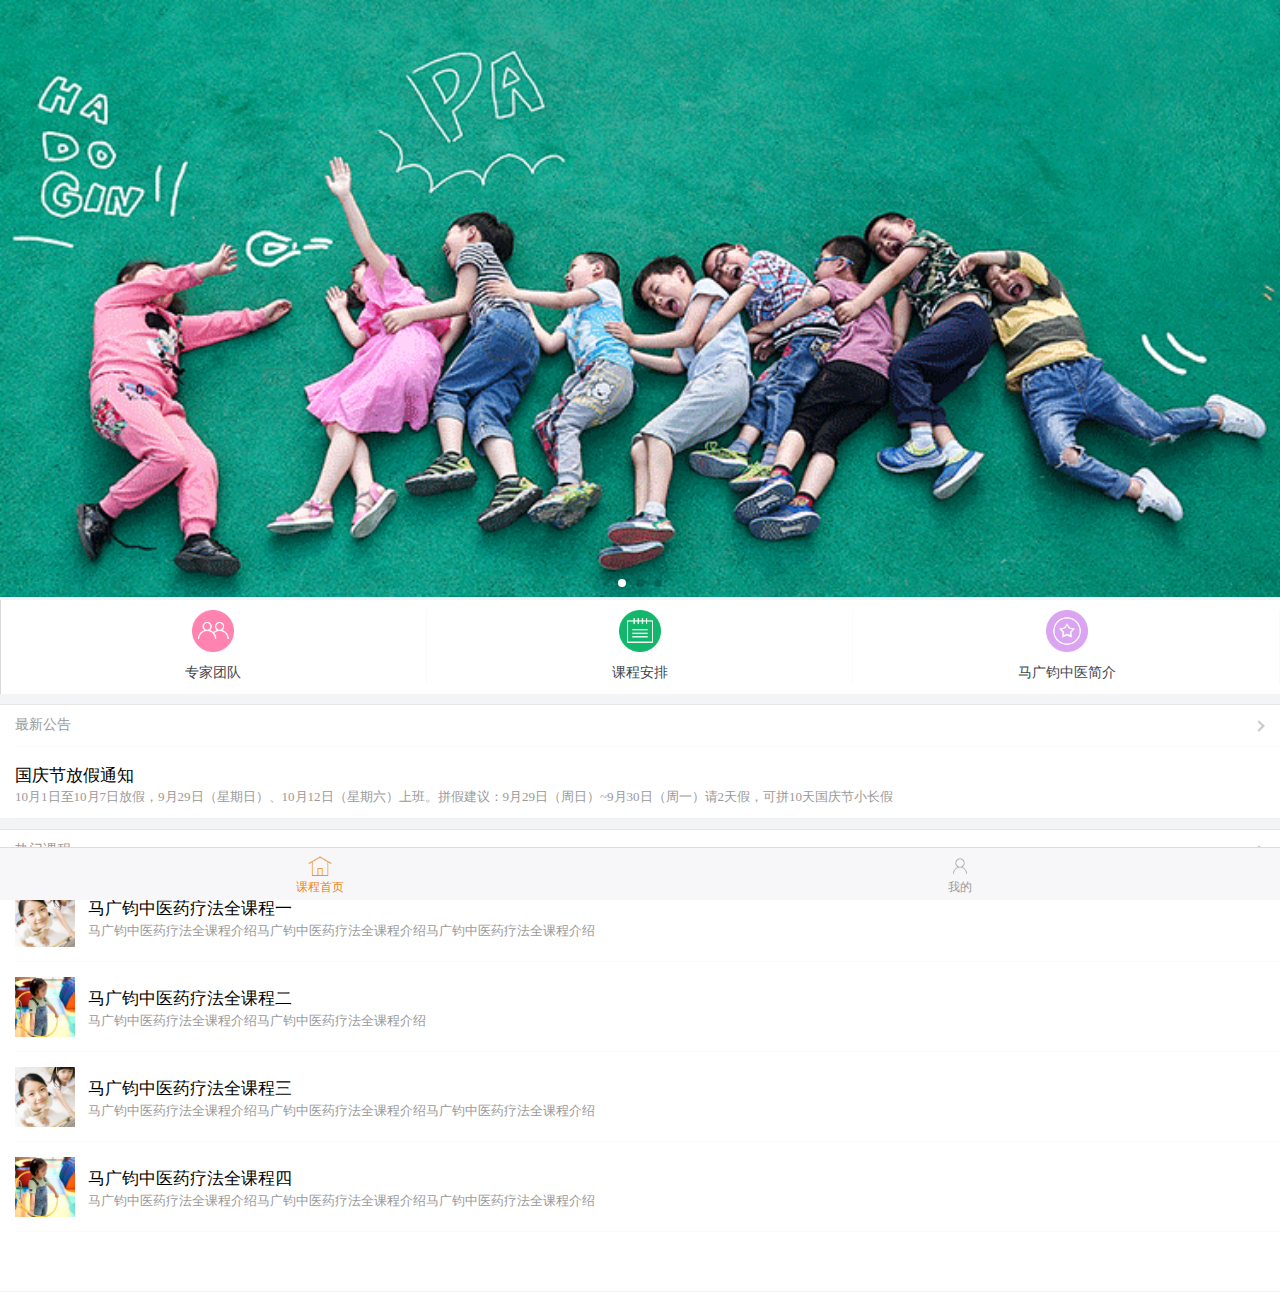
<file: index.html>
<!DOCTYPE html>
<html>
<head>
    <meta charset="utf-8">
    <meta name="viewport" content="initial-scale=1.0, maximum-scale=1.0, user-scalable=no" />
    <title>马广钧中医</title>
 <link rel="stylesheet" href="css/jquery-weui.min.css" />
 <link rel="stylesheet" href="css/swiper.min.css" />
 <link rel="stylesheet" href="css/weui.min.css" />
 	<style>
			*{
				margin: 0;
				padding: 0;
				border: none;
			}
			ul,li{	margin: 0;
				padding: 0;
				border: none;
				list-style: none;}
			html,body{
				width: 100%;
				height: auto;
				font-family: "microsoft yahei,微软雅黑 ";
				background-color: #f3f4f6;
			}
			.containar{
				width: 100%;
				height: auto;
				background-color: #f3f4f6;
			}
			 .weui-grids:before{
right: 0;
 height: 0px; 
 border-top: 0px solid #d9d9d9; 
transform-origin: 0 0;
-webkit-transform: scaleY(.5);
transform: scaleY(.5);
}
.weui-grid:before {
top: 0;
 width: 0px; 
 border-right: 1px solid #f3f4f6;
-webkit-transform-origin: 100% 0;
transform-origin: 100% 0;
-webkit-transform: scaleX(.5);
transform: scaleX(.5);
}
.weui-grid {
width: 33.3333333%;
}
.weui-grids{
	padding: 10px 0px;
	margin-top: -5px;
}
.weui-grid:after {
left: 0;
height: 0px;
border-bottom: 0px solid #d9d9d9;
}
.weui-grids:after {
width: 1px;
bottom: 0;
border-bottom: 1px solid #d9d9d9;
transform-origin: 0 0;
-webkit-transform: scaleX(.5);
transform: scaleX(.5);
background: #D9D9D9;
}
.weui-media-box:before {
content: " ";
position: absolute;
left: 0;
top: 0;
right: 0;
height: 1px;
border-top: 1px solid #f3f4f6;
color: #f3f4f6;
-webkit-transform-origin: 0 0;
transform-origin: 0 0;
-webkit-transform: scaleY(.5);
transform: scaleY(.5);
left: 15px;
}
.weui-media-box:after{
	
content: " ";
position: absolute;
left: 0;
bottom: 0;
right: 0;
height: 1px;
border-bottom: 1px solid #f3f4f6;
color: #f3f4f6;
-webkit-transform-origin: 0 100%;
transform-origin: 0 100%;
-webkit-transform: scaleY(.5);
transform: scaleY(.5);
left: 15px;

}
.weui-panel__ft .weui-cell_link:after{
content: " ";
position: absolute;
left: 0;
bottom: 0;
right: 0;
height: 1px;
border-bottom: 1px solid #f3f4f6;
color: #f3f4f6;
-webkit-transform-origin: 0 100%;
transform-origin: 0 100%;
-webkit-transform: scaleY(.5);
transform: scaleY(.5);
left: 15px;
}
.weui-grid__label{
	color: #41444a;
/*	font-weight: bold;*/
}
.h-tittle{
color:#999;	
}
.footer{
	position: fixed!important;
	/*height: 58px;*/
	bottom: 0px;
}
 </style>
</head>
<body>
<div class="containar">
<!--幻灯片-->
<div class="swiper-container" >
  <div class="swiper-wrapper">
    <div class="swiper-slide"><img src="img/slide-1.png" width="100%"></div>
    <div class="swiper-slide"><img src="img/slide-2.png" width="100%"></div>
    <div class="swiper-slide"><img src="img/slide-3.png" width="100%"></div>
  </div>
   <!-- 添加圆点导航 -->
     <div class="swiper-pagination"></div>

</div>
<!--幻灯片-->
<!--中间分类-->
<div class="weui-grids" style=" background: #FFFFFF;">
 
 <a href="teacher.html" class="weui-grid js_grid">
    <div class="weui-grid__icon">
      <img src="img/icon_nav_sz.png" alt="">
    </div>
    <p class="weui-grid__label">
      专家团队
    </p>
  </a>
  <a href="course.html" class="weui-grid js_grid">
    <div class="weui-grid__icon">
      <img src="img/icon_nav_kc.png" alt="">
    </div>
    <p class="weui-grid__label">
     课程安排
    </p>
  </a>
  <a href="about_us.html" class="weui-grid js_grid">
    <div class="weui-grid__icon">
      <img src="img/icon_nav_hd.png" alt="">
    </div>
    <p class="weui-grid__label">
   马广钧中医简介
    </p>
  </a>
</div>	

<!--中间分类-->
<!--公告-->
<div class="weui-panel weui-panel_access ">
	<div class="weui-panel__ft">
    <a href="javascript:void(0);" class="weui-cell weui-cell_access weui-cell_link">
      <div class="weui-cell__bd h-tittle">最新公告</div>
      <span class="weui-cell__ft"></span>
    </a>    
  </div>

            <div class="weui-panel__bd">
            
                <a href="detail.html" class="weui-media-box weui-media-box_appmsg">
                    
                    <div class="weui-media__bd">
                        <h4 class="weui-media__title" id="index_title"></h4>
                        <p class="weui-media__desc" id="index_content"></p>
                    </div>
                </a>
                 
            </div>
           
        </div>

<!--公告-->
<!--公告-->
<div class="weui-panel weui-panel_access " style=" padding-bottom: 60px;">
		<div class="weui-panel__ft">
    <a href="javascript:void(0);" class="weui-cell weui-cell_access weui-cell_link">
      <div class="weui-cell__bd h-tittle">热门课程</div>
      <span class="weui-cell__ft"></span>
    </a>    
  </div>
            <div class="weui-panel__bd" id="classlist">
            	<ul></ul>
            </div>
           
        </div>

<!--公告-->

<!--底部导航-->
<div class="weui-tabbar footer">
    <a href="index.html" class="weui-tabbar__item weui-bar__item--on">
      <span class="weui-badge" style="position: absolute;top: -.4em;right: 1em;">8</span>
      <div class="weui-tabbar__icon">
        <img src="img/icon_bg_home.png" alt="">
      </div>
      <p class="weui-tabbar__label">课程首页</p>
    </a>
    
    <a href="my/index.html" class="weui-tabbar__item">
      <div class="weui-tabbar__icon">
        <img src="img/icon_user_h.png" alt="">
      </div>
      <p class="weui-tabbar__label">我的</p>
    </a>
  </div>
<!--底部导航-->
</div>


<script type="text/javascript" src="js/jquery-2.1.4.js" ></script>
<script type="text/javascript" src="js/jquery-weui.min.js" ></script>
<script type="text/javascript" src="js/swiper.js" ></script>
<script type="text/javascript" src="js/data.js" ></script>
<script type="text/javascript" src="js/index.js" ></script>

	<script>
        var swiper = new Swiper('.swiper-container', {
        pagination: '.swiper-pagination',
        paginationClickable: true,
        autoplay: 2500
    });
    </script>
</body>
</html>
</file>
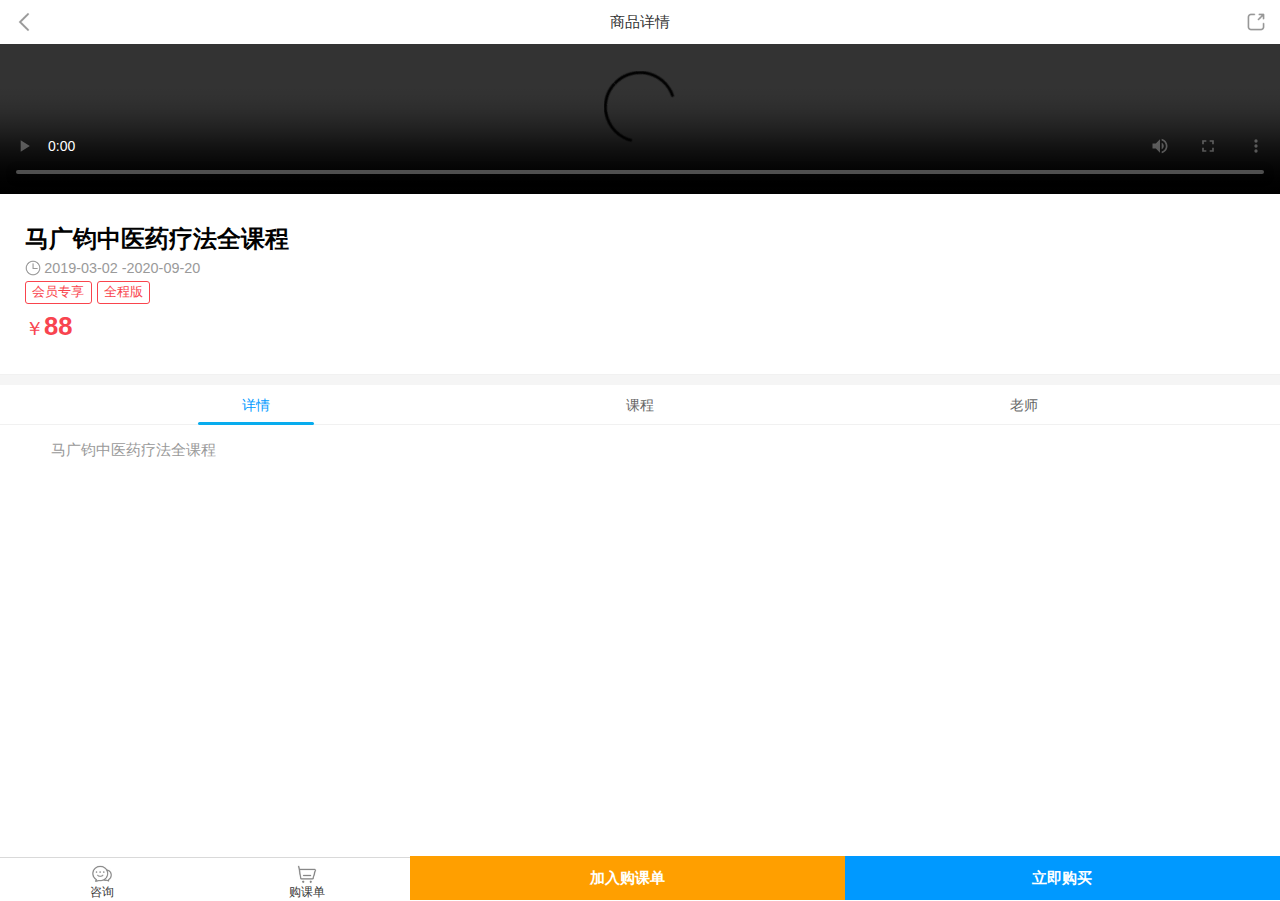
<file: details/index.html>
<!DOCTYPE html>
<html lang="en">
<head>
	<meta charset="UTF-8">
	<title>马广钧中医</title>
	<meta content="width=device-width,initial-scale=1.0,maximum-scale=1.0,user-scalable=0" name="viewport" />
	<meta content="yes" name="apple-mobile-web-app-capable" />
	<meta content="black" name="apple-mobile-web-app-status-bar-style" />
	<meta content="telephone=no" name="format-detection" />
	<link href="css/style.css" rel="stylesheet" type="text/css" />
</head>
<body>
<section class="aui-flexView">
	<header class="aui-navBar aui-navBar-fixed">
		<a href="javascript:history.go(-1);" class="aui-navBar-item">
			<i class="icon icon-return"></i>
		</a>
		<div class="aui-center">
			<span class="aui-center-title">商品详情</span>
		</div>
		<a href="javascript:;" class="aui-navBar-item" data-ydui-actionsheet="{target:'#actionSheet',closeElement:'#cancel'}">
			<i class="icon icon-share"></i>
		</a>
	</header>
	<section class="aui-scrollView">
		<div id="class_detail_main">
			<div class="aui-ad-img">
				<video src="https://www.w3school.com.cn/i/movie.ogg" width="100%" controls="controls"></video>
			</div>
			<div class="aui-flex b-line">
				<div class="aui-flex-box">
					<h1>马广钧中医药疗法全课程</h1>
					<h2><i class="icon icon-time"></i>2019-03-02 -2020-09-20</h2>
					<span>
						<em>会员专享</em>
						<em>全程版</em>
					</span>
					<h3><i>￥</i>88 <!--<em>限时优惠</em>--></h3>
				</div>
			</div>
		</div>
		<!--<div class="aui-flex">
			<div class="aui-flex-box">
				<h4>优惠 <em>直降</em> <i>限时优惠</i></h4>
			</div>
		</div>-->
		<div class="divHeight"></div>
		<div class="aui-tab" data-ydui-tab>
			<ul class="tab-nav b-line">
				<li class="tab-nav-item tab-active">
					<a href="javascript:;">
						<span>详情</span>
					</a>
				</li>
				<li class="tab-nav-item">
					<a href="javascript:;">
						<span>课程</span>
					</a>
				</li>
				<li class="tab-nav-item">
					<a href="javascript:;">
						<span>老师</span>
					</a>
				</li>
			</ul>
			<div class="tab-panel">
				<div class="tab-panel-item tab-active">
					<div class="aui-page-text">
						<p id="class_detail">马广钧中医药疗法全课程</p>
					</div>
					<!--<div class="aui-page-img">
						<img src="images/page.png" alt="">
					</div>-->

				</div>
				<div class="tab-panel-item">
					<div class="aui-page-text">
						<p id="class_info">马广钧中医药疗法全课程</p>
					</div>
					<!--<div class="aui-page-img">
						<img src="images/page1.jpg" alt="">
					</div>-->
				</div>
				<div class="tab-panel-item">
					<div class="aui-page-text">
						<p id="class_teacher">马广钧</p>
					</div>
					<div class="aui-page-img">
						<img src="images/page2.jpg" alt="">
					</div>
				</div>
			</div>
		</div>

	</section>
	<footer class="aui-footer-button aui-footer-flex aui-footer-fixed">
		<div class="aui-footer-wrap">
			<div>
				<i class="icon icon-news"></i>
			</div>
			<span>咨询</span>

		</div>
		<div class="aui-footer-wrap">
			<div>
				<i class="icon icon-car"></i>
			</div>
			<span>购课单</span>

		</div>

		<div class="aui-footer-group aui-footer-flex1">
			<div class="aui-footer-flex">
				<div class="aui-btn aui-btn-gray">
					<h2>加入购课单</h2>
				</div>
				<div class="aui-btn ">
					<h2>立即购买</h2>
				</div>
			</div>
		</div>
	</footer>
</section>
</body>
<div class="m-actionsheet" id="actionSheet">
	<div class="aui-show-box">
		<div class="aui-show-box-title aui-footer-flex">
			<div class="b-line aui-coll-share-box">
				<a href="javascript:;" class="aui-coll-share-item">
					<div class="aui-coll-share-img">
						<img src="images/icon-wx.png" alt="">
					</div>
					<div class="aui-coll-share-text">微信好友</div>
				</a>
				<a href="javascript:;" class="aui-coll-share-item">
					<div class="aui-coll-share-img">
						<img src="images/icon-pyq.png" alt="">
					</div>
					<div class="aui-coll-share-text">朋友圈</div>
				</a>
				<a href="javascript:;" class="aui-coll-share-item">
					<div class="aui-coll-share-img">
						<img src="images/icon-qq.png" alt="">
					</div>
					<div class="aui-coll-share-text">QQ</div>
				</a>
				<a href="javascript:;" class="aui-coll-share-item">
					<div class="aui-coll-share-img">
						<img src="images/icon-kj.png" alt="">
					</div>
					<div class="aui-coll-share-text">QQ空间</div>
				</a>
				<a href="javascript:;" class="aui-coll-share-item">
					<div class="aui-coll-share-img">
						<img src="images/icon-txw.png" alt="">
					</div>
					<div class="aui-coll-share-text">腾讯微博</div>
				</a>
				<a href="javascript:;" class="aui-coll-share-item">
					<div class="aui-coll-share-img">
						<img src="images/icon-wb.png" alt="">
					</div>
					<div class="aui-coll-share-text">新浪微博</div>
				</a>
			</div>
			<div class="aui-coll-cancel">
				<a href="javascript:;" id="cancel" class="">取消
				</a>
			</div>
		</div>
	</div>
</div>
<script type="text/javascript" src="js/jquery.min.js"></script>
<script type="text/javascript" src="js/tab.js"></script>
<script type="text/javascript" src="js/layer.js"></script>
<script type="text/javascript" src="../js/data.js"></script>
<script type="text/javascript" src="../js/class_detail.js"></script>
</html>
</file>
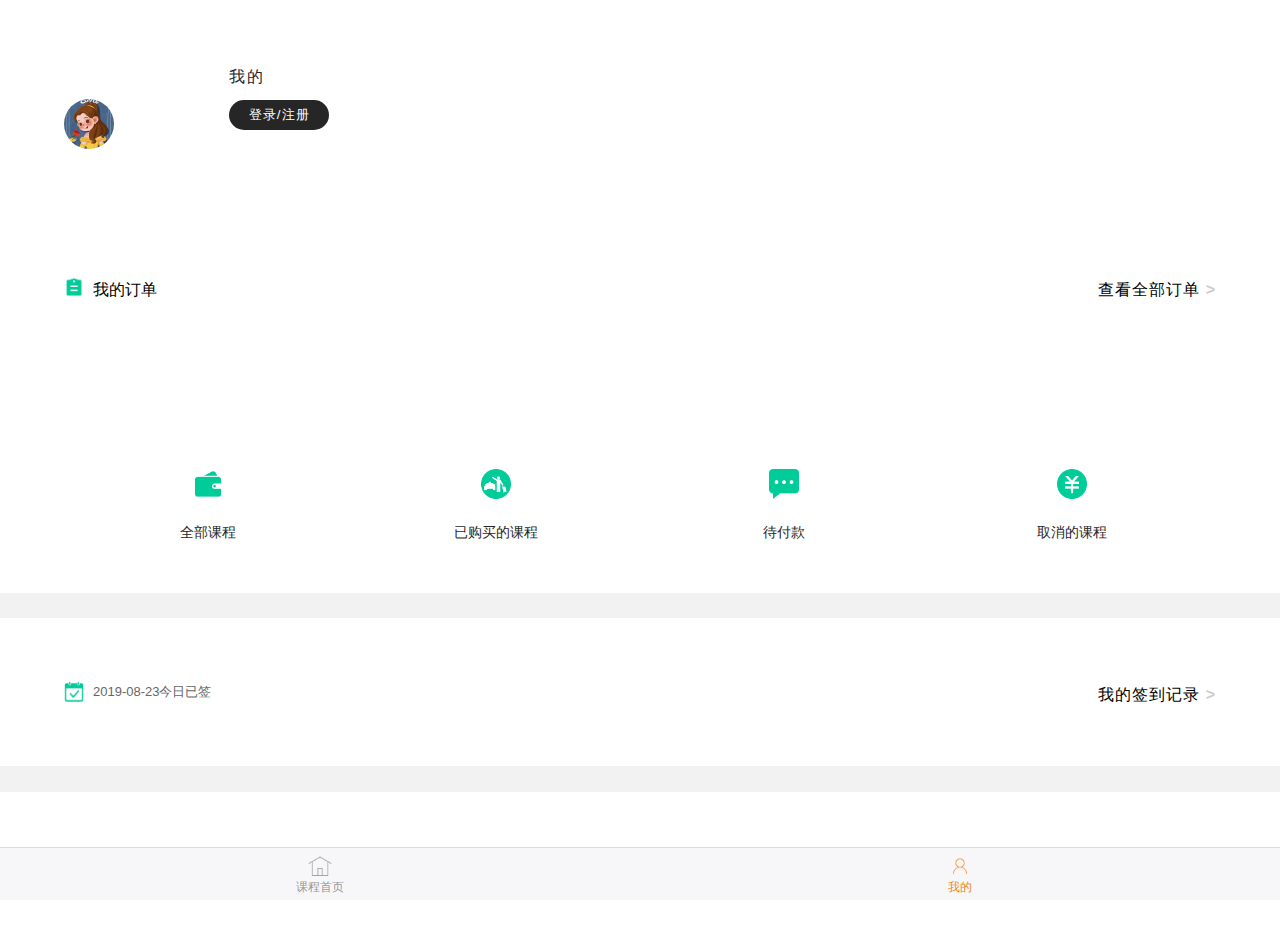
<file: my/index.html>
﻿<!DOCTYPE html>
<html lang="en">
<head>
    <meta charset="UTF-8">
    <meta name="viewport" content="width=device-width, minimum-scale=1.0, maximum-scale=1.0, initial-scale=1.0, user-scalable=no">
    <title>个人中心</title>
    <link rel="stylesheet" href="style/index.css">
     <link rel="stylesheet" href="../css/weui.min.css" />
     <link rel="stylesheet" href="../css/jquery-weui.min.css" />
</head>
<body style="background-color: #f2f2f2;">
    <div class="head">
        <div class="avatar">
            <img src="image/7.jpeg" alt="">
        </div>
        <div class="profile">
            <p>我的</p>
            <button>登录/注册</button>
        </div>
    </div>
    <div class="order">
        <div class="order-icon">
            <img src="image/order.png" alt="">
            <p>我的订单</p>
        </div>
        <div class="order-more">
            <a href="order.html">查看全部订单 <span> > </span></a>
        </div>
    </div>
    <div class="mine-nav">
        <a href="#">
            <img src="image/pay.png" alt="">
            <p>全部课程</p>
        </a>
        <a href="#">
            <img src="image/go.png" alt="">
            <p>已购买的课程</p>
        </a>
        <a href="#">
            <img src="image/evaluate.png" alt="">
            <p>待付款</p>
        </a>
        <a href="#">
            <img src="image/money.png" alt="">
            <p>取消的课程</p>
        </a>
    </div>
    <div class="signIn">
        <div class="signIn-icon">
            <img src="image/signIn.png" alt="">
            <p>2019-08-23今日已签</p>
        </div>
        <div class="signIn-record">
            <a>我的签到记录 <span> > </span></a>
        </div>
    </div>
    <div class="signIn">
        <div class="signIn-icon">
            <img src="image/signIn.png" alt="">
            <p>2019-08-23今日已签</p>
        </div>
        <div class="signIn-record">
            <a>我的签到记录 <span> > </span></a>
        </div>
    </div>
    <footer>
        <div class="weui-tabbar footer">
		    <a href="../index.html" class="weui-tabbar__item">
		      <span class="weui-badge" style="position: absolute;top: -.4em;right: 1em;">8</span>
		      <div class="weui-tabbar__icon">
		        <img src="../img/home.png" alt="">
		      </div>
		      <p class="weui-tabbar__label">课程首页</p>
		    </a>
		    
		    <a href="index.html" class="weui-tabbar__item weui-bar__item--on">
		      <div class="weui-tabbar__icon">
		        <img src="../img/icon_user.png" alt="">
		      </div>
		      <p class="weui-tabbar__label">我的</p>
		    </a>
		  </div>
    </footer>
    <script src="js/jquery.js"></script>
<script src="js/index.js"></script>
</body>
</html>
</file>
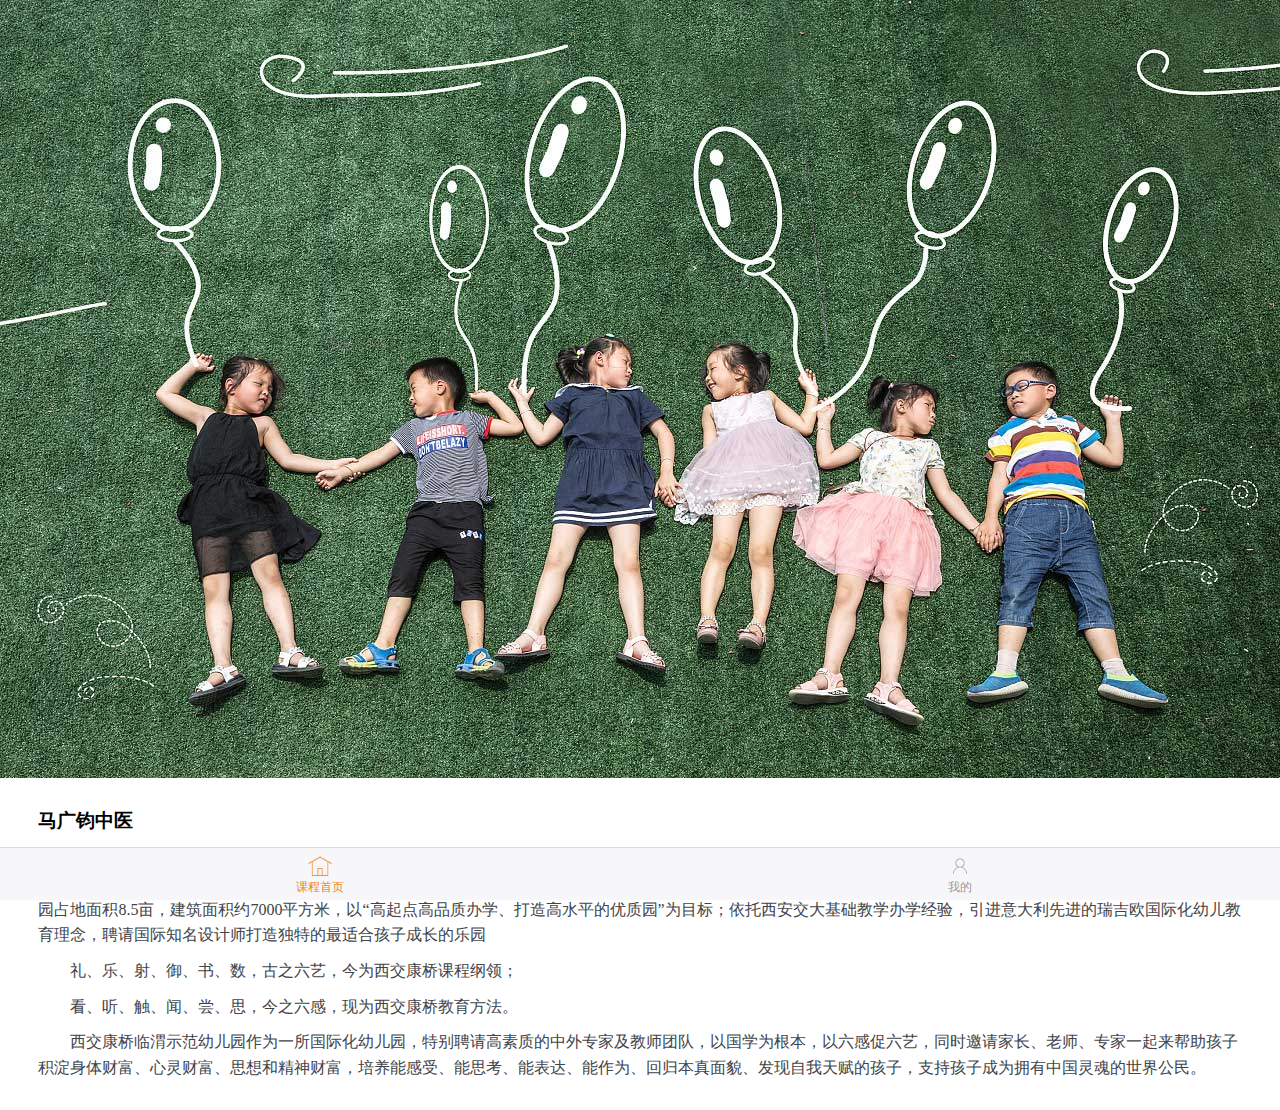
<file: about_us.html>
<!DOCTYPE html>
<html>
<head>
    <meta charset="utf-8">
    <meta name="viewport" content="initial-scale=1.0, maximum-scale=1.0, user-scalable=no" />
    <title>马广钧中医</title>
 <link rel="stylesheet" href="css/jquery-weui.min.css" />
 <link rel="stylesheet" href="css/swiper.min.css" />
 <link rel="stylesheet" href="css/weui.min.css" />
 	<style>
			*{
				margin: 0;
				padding: 0;
				border: none;
			}
			ul,li{	margin: 0;
				padding: 0;
				border: none;
				list-style: none;}
			html,body{
				width: 100%;
				height: auto;
				font-family: "microsoft yahei,微软雅黑 ";
				background-color: #f3f4f6;
			}
			.containar{
				width: 100%;
				height: auto;
				background-color: #f3f4f6;
			}

.footer{
	position: fixed!important;
	/*height: 58px;*/
	bottom: 0px;
}
.about_contain{
	width: 100%;
	height: auto;
	background: #FFFFFF;
	
}
.about_tittle{
	width: 94%;
	margin: 0 auto;
	padding: 20px 0px;
}
.about_tittle p{
margin: 10px 0px;
text-indent: 32px;
color: #41444A;
}
 </style>
</head>
<body>
<div class="containar">
<!--内容-->
<div class="about_contain">
<img src="img/about.jpg"  width="100%"/>
<div class="about_tittle">
	<h3>马广钧中医</h3>
	<p>西交康桥教育集团（陕西西交康桥教育科技有限公司）是西安交通大学资产经营有限公司为了响应国家创新驱动发展战略，发起设立的一个新型教育投资管理平台。植根西安交通大学120年的优良传统，以交大先进的教育教学理念、优秀的基础教育品牌和独特教育资源优势，与渭南市政府合作，共同打造西交康桥临渭示范幼儿园。幼儿园占地面积8.5亩，建筑面积约7000平方米，以“高起点高品质办学、打造高水平的优质园”为目标；依托西安交大基础教学办学经验，引进意大利先进的瑞吉欧国际化幼儿教育理念，聘请国际知名设计师打造独特的最适合孩子成长的乐园</p>
							<p>礼、乐、射、御、书、数，古之六艺，今为西交康桥课程纲领；</p>
							<p>看、听、触、闻、尝、思，今之六感，现为西交康桥教育方法。</p>
							<p>西交康桥临渭示范幼儿园作为一所国际化幼儿园，特别聘请高素质的中外专家及教师团队，以国学为根本，以六感促六艺，同时邀请家长、老师、专家一起来帮助孩子积淀身体财富、心灵财富、思想和精神财富，培养能感受、能思考、能表达、能作为、回归本真面貌、发现自我天赋的孩子，支持孩子成为拥有中国灵魂的世界公民。</p>

</div>
</div>
<!--内容-->
<!--底部导航-->
<div class="weui-tabbar footer">
    <a href="index.html" class="weui-tabbar__item weui-bar__item--on">
      <span class="weui-badge" style="position: absolute;top: -.4em;right: 1em;">8</span>
      <div class="weui-tabbar__icon">
        <img src="img/icon_bg_home.png" alt="">
      </div>
      <p class="weui-tabbar__label">课程首页</p>
    </a>
    
    <a href="applicant.html" class="weui-tabbar__item">
      <div class="weui-tabbar__icon">
        <img src="img/icon_user_h.png" alt="">
      </div>
      <p class="weui-tabbar__label">我的</p>
    </a>
  </div>
<!--底部导航-->

</div>


<script type="text/javascript" src="js/jquery-2.1.4.js" ></script>
<script type="text/javascript" src="js/jquery-weui.min.js" ></script>
<script type="text/javascript" src="js/swiper.js" ></script>

	<script>
        var swiper = new Swiper('.swiper-container', {
        pagination: '.swiper-pagination',
        paginationClickable: true,
        autoplay: 2500
    });
    </script>
</body>
</html>
</file>
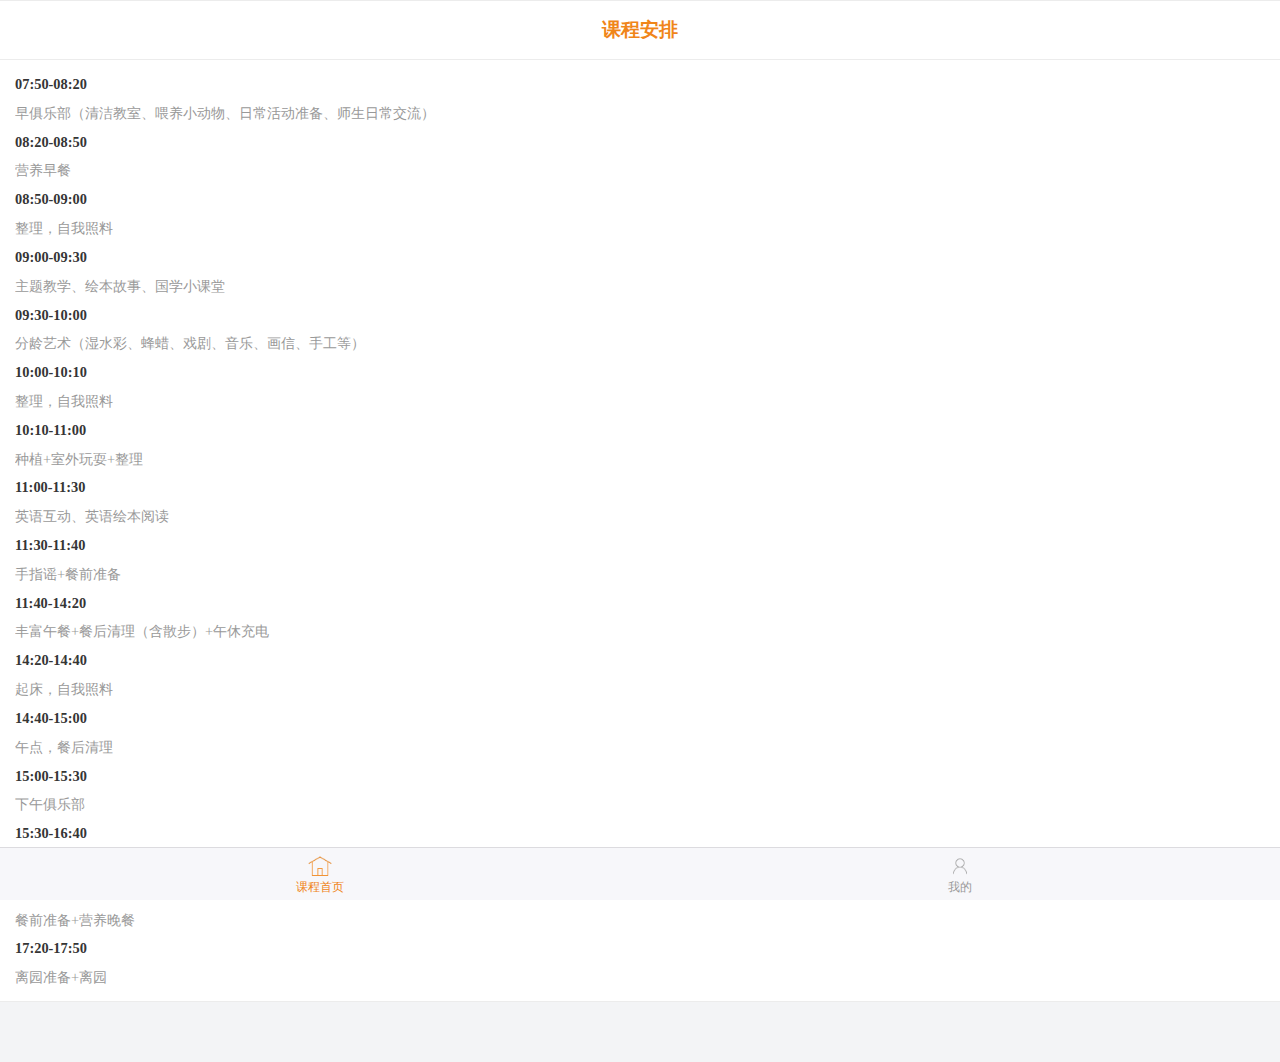
<file: course.html>
<!DOCTYPE html>
<html>
<head>
    <meta charset="utf-8">
    <meta name="viewport" content="initial-scale=1.0, maximum-scale=1.0, user-scalable=no" />
    <title>马广钧中医</title>
 <link rel="stylesheet" href="css/jquery-weui.min.css" />
 <link rel="stylesheet" href="css/swiper.min.css" />
 <link rel="stylesheet" href="css/weui.min.css" />
 	<style>
			*{
				margin: 0;
				padding: 0;
				border: none;
			}
			ul,li{	margin: 0;
				padding: 0;
				border: none;
				list-style: none;}
			html,body{
				width: 100%;
				height: auto;
				font-family: "microsoft yahei,微软雅黑 ";
				background-color: #f3f4f6;
			}
			.containar{
				width: 100%;
				height: auto;
				background-color: #f3f4f6;
			}

.footer{
	position: fixed!important;
	/*height: 58px;*/
	bottom: 0px;
}
.about_contain{
	width: 100%;
	height: auto;
/*	background: #FFFFFF;*/
	
}
.about_tittle{
	width: 94%;
	margin: 0 auto;
	padding: 20px 0px;
}
.about_tittle p{
margin: 10px 0px;
text-indent: 32px;
color: #41444A;
}
.a_title{
	color: #353535;
	font-weight: bold;
}
.food_title{
	color: #F08519;
}
.weui-form-preview__hd:after {

left: 0px;
}
 </style>
</head>
<body>
<div class="containar">
<!--内容-->
<div class="about_contain">

  
  <ul>
  	<li style=" padding-bottom: 60px;">
  	<div class="weui-form-preview">
  	<div class="weui-form-preview__hd">
          <h3 class="weui-form-preview__btn weui-form-preview__btn_primary food_title" >课程安排</h3>
     </div>
      <div class="weui-form-preview__bd">
        <div class="weui-form-preview__item">
          <label class="weui-form-preview__label a_title">07:50-08:20</label>
         <span class="weui-form-preview__value">早俱乐部（清洁教室、喂养小动物、日常活动准备、师生日常交流）</span>
        <label class="weui-form-preview__label a_title">08:20-08:50</label>
          <span class="weui-form-preview__value">营养早餐</span>
         <label class="weui-form-preview__label a_title">08:50-09:00 </label>
          <span class="weui-form-preview__value">整理，自我照料</span>
          
          
          <label class="weui-form-preview__label a_title"> 09:00-09:30  </label>
         <span class="weui-form-preview__value">主题教学、绘本故事、国学小课堂</span>
        <label class="weui-form-preview__label a_title"> 09:30-10:00  </label>
          <span class="weui-form-preview__value">分龄艺术（湿水彩、蜂蜡、戏剧、音乐、画信、手工等）</span>
         <label class="weui-form-preview__label a_title"> 10:00-10:10  </label>
          <span class="weui-form-preview__value">整理，自我照料</span>
          
          <label class="weui-form-preview__label a_title"> 10:10-11:00  </label>
         <span class="weui-form-preview__value">种植+室外玩耍+整理  </span>
        <label class="weui-form-preview__label a_title"> 11:00-11:30  </label>
          <span class="weui-form-preview__value">英语互动、英语绘本阅读 </span>
         <label class="weui-form-preview__label a_title">  11:30-11:40  </label>
          <span class="weui-form-preview__value"> 手指谣+餐前准备</span>
         
         
                   <label class="weui-form-preview__label a_title">  11:40-14:20   </label>
         <span class="weui-form-preview__value">丰富午餐+餐后清理（含散步）+午休充电   </span>
        <label class="weui-form-preview__label a_title">  14:20-14:40  </label>
          <span class="weui-form-preview__value"> 起床，自我照料</span>
         <label class="weui-form-preview__label a_title"> 14:40-15:00   </label>
          <span class="weui-form-preview__value"> 午点，餐后清理</span>
         
             <label class="weui-form-preview__label a_title">  15:00-15:30    </label>
         <span class="weui-form-preview__value">下午俱乐部   </span>
        <label class="weui-form-preview__label a_title">   15:30-16:40  </label>
          <span class="weui-form-preview__value"> 室内外自由活动+自我料理 </span>
         <label class="weui-form-preview__label a_title"> 16:40-17:20    </label>
          <span class="weui-form-preview__value"> 餐前准备+营养晚餐</span>
          <label class="weui-form-preview__label a_title">  17:20-17:50    </label>
          <span class="weui-form-preview__value"> 离园准备+离园  </span>
        </div>
      </div>
          </div>
  </li>

 
  </ul>
  
     
     
     
     
     



</div>
<!--内容-->
<!--底部导航-->
<div class="weui-tabbar footer">
    <a href="index.html" class="weui-tabbar__item weui-bar__item--on">
      <span class="weui-badge" style="position: absolute;top: -.4em;right: 1em;">8</span>
      <div class="weui-tabbar__icon">
        <img src="img/icon_bg_home.png" alt="">
      </div>
      <p class="weui-tabbar__label">课程首页</p>
    </a>
    
    <a href="applicant.html" class="weui-tabbar__item">
      <div class="weui-tabbar__icon">
        <img src="img/icon_user_h.png" alt="">
      </div>
      <p class="weui-tabbar__label">我的</p>
    </a>
  </div>
<!--底部导航-->
</div>

</div>


<script type="text/javascript" src="js/jquery-2.1.4.js" ></script>
<script type="text/javascript" src="js/jquery-weui.min.js" ></script>
<script type="text/javascript" src="js/swiper.js" ></script>

	<script>
        var swiper = new Swiper('.swiper-container', {
        pagination: '.swiper-pagination',
        paginationClickable: true,
        autoplay: 2500
    });
    </script>
</body>
</html>
</file>
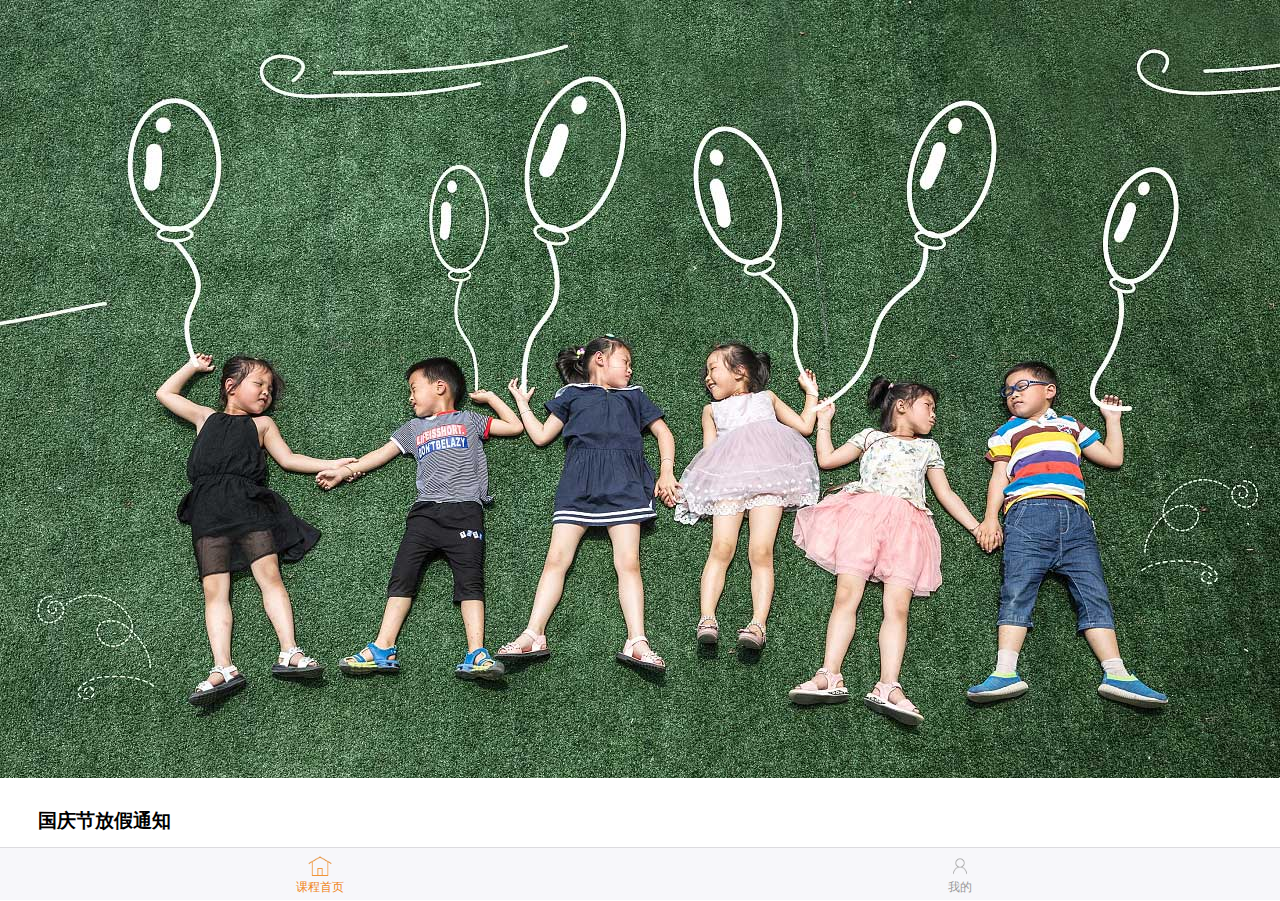
<file: detail.html>
<!DOCTYPE html>
<html>
<head>
    <meta charset="utf-8">
    <meta name="viewport" content="initial-scale=1.0, maximum-scale=1.0, user-scalable=no" />
    <title>马广钧中医</title>
 <link rel="stylesheet" href="css/jquery-weui.min.css" />
 <link rel="stylesheet" href="css/swiper.min.css" />
 <link rel="stylesheet" href="css/weui.min.css" />
 	<style>
			*{
				margin: 0;
				padding: 0;
				border: none;
			}
			ul,li{	margin: 0;
				padding: 0;
				border: none;
				list-style: none;}
			html,body{
				width: 100%;
				height: auto;
				font-family: "microsoft yahei,微软雅黑 ";
				background-color: #f3f4f6;
			}
			.containar{
				width: 100%;
				height: auto;
				background-color: #f3f4f6;
			}

.footer{
	position: fixed!important;
	/*height: 58px;*/
	bottom: 0px;
}
.about_contain{
	width: 100%;
	height: auto;
	background: #FFFFFF;
	
}
.about_tittle{
	width: 94%;
	margin: 0 auto;
	padding: 20px 0px;
}
.about_tittle p{
margin: 10px 0px;
text-indent: 32px;
color: #41444A;
}
 </style>
</head>
<body>
<div class="containar">
<!--内容-->
<div class="about_contain">
<img src="img/about.jpg"  width="100%"/>
<div class="about_tittle" id="notice_detail">
	<h3></h3>
	<p></p>

</div>
</div>
<!--内容-->
<!--底部导航-->
<div class="weui-tabbar footer">
    <a href="index.html" class="weui-tabbar__item weui-bar__item--on">
      <span class="weui-badge" style="position: absolute;top: -.4em;right: 1em;">8</span>
      <div class="weui-tabbar__icon">
        <img src="img/icon_bg_home.png" alt="">
      </div>
      <p class="weui-tabbar__label">课程首页</p>
    </a>
    
    <a href="applicant.html" class="weui-tabbar__item">
      <div class="weui-tabbar__icon">
        <img src="img/icon_user_h.png" alt="">
      </div>
      <p class="weui-tabbar__label">我的</p>
    </a>
  </div>
<!--底部导航-->

</div>


<script type="text/javascript" src="js/jquery-2.1.4.js" ></script>
<script type="text/javascript" src="js/jquery-weui.min.js" ></script>
<script type="text/javascript" src="js/swiper.js" ></script>
<script type="text/javascript" src="js/data.js" ></script>
<script type="text/javascript" src="js/notice_detail.js" ></script>

	<script>
        var swiper = new Swiper('.swiper-container', {
        pagination: '.swiper-pagination',
        paginationClickable: true,
        autoplay: 2500
    });
    </script>
</body>
</html>
</file>
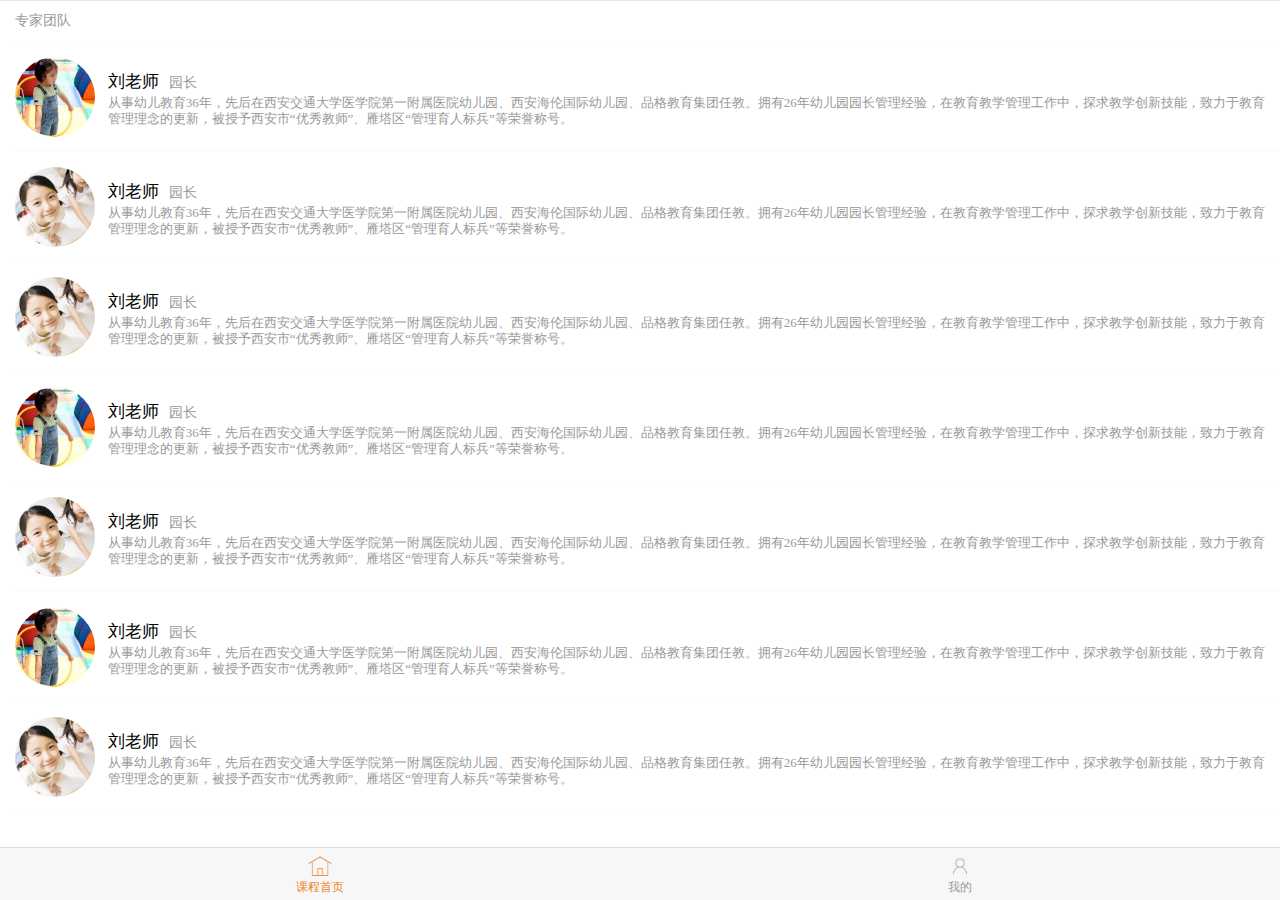
<file: teacher.html>
<!DOCTYPE html>
<html>
<head>
    <meta charset="utf-8">
    <meta name="viewport" content="initial-scale=1.0, maximum-scale=1.0, user-scalable=no" />
    <title>西交康桥临渭示范幼儿园</title>
 <link rel="stylesheet" href="css/jquery-weui.min.css" />
 <link rel="stylesheet" href="css/swiper.min.css" />
 <link rel="stylesheet" href="css/weui.min.css" />
 	<style>
			*{
				margin: 0;
				padding: 0;
				border: none;
			}
			ul,li{	margin: 0;
				padding: 0;
				border: none;
				list-style: none;}
			html,body{
				width: 100%;
				height: auto;
				font-family: "microsoft yahei,微软雅黑 ";
				background-color: #f3f4f6;
			}
			.containar{
				width: 100%;
				height: auto;
				background-color: #f3f4f6;
			}
.teacher_containar{
width: 100%;
height: auto;	
margin: 0 auto;
}
.footer{
	position: fixed!important;
	/*height: 58px;*/
	bottom: 0px;
}
.h-tittle{
color:#999;	
}
.weui-media__thumb{
	border-radius: 100%;
}
.weui-media-box_appmsg .weui-media__hd {
margin-right: .8em;
width: 80px;
height: 80px;
line-height: 80px;
text-align: center;
}
.weui-media-box:before {
content: " ";
position: absolute;
left: 0;
top: 0;
right: 0;
height: 1px;
border-top: 1px solid #f3f4f6;
color: #f3f4f6;
-webkit-transform-origin: 0 0;
transform-origin: 0 0;
-webkit-transform: scaleY(.5);
transform: scaleY(.5);
left: 15px;
}
.weui-media-box:after{
	content: " ";
position: absolute;
left: 0;
bottom: 0;
right: 0;
height: 1px;
border-bottom: 1px solid #f3f4f6;
color: #f3f4f6;
-webkit-transform-origin: 0 100%;
transform-origin: 0 100%;
-webkit-transform: scaleY(.5);
transform: scaleY(.5);
left: 15px;
}
.weui-panel__ft .weui-cell_link:after{
		content: " ";
position: absolute;
left: 0;
bottom: 0;
right: 0;
height: 1px;
border-bottom: 1px solid #f3f4f6;
color: #f3f4f6;
-webkit-transform-origin: 0 100%;
transform-origin: 0 100%;
-webkit-transform: scaleY(.5);
transform: scaleY(.5);
left: 15px;
}
.weui-teacher-title{
	margin-left:10px;
	color: #999;
	font-size: 14px;
}
 </style>
</head>
<body>
<div class="containar">

<!--教师团队-->
<div class="teacher_containar">
<div class="weui-panel weui-panel_access " style=" padding-bottom: 60px;">
		<div class="weui-panel__ft">
    <a href="javascript:void(0);" class="weui-cell weui-cell_access weui-cell_link">
      <div class="weui-cell__bd h-tittle">专家团队</div>

    </a>    
  </div>
            <div class="weui-panel__bd">
            	<ul>
            		<li >
                <a href="javascript:void(0);" class="weui-media-box weui-media-box_appmsg">
                    <div class="weui-media__hd">
                        <img class="weui-media__thumb" src="img/ch1.jpg" alt="">
                    </div>
                    <div class="weui-media__bd">
                        <h4 class="weui-media__title">刘老师<span class="weui-teacher-title">园长</span></h4>
                        <p class="weui-media__desc">从事幼儿教育36年，先后在西安交通大学医学院第一附属医院幼儿园、西安海伦国际幼儿园、品格教育集团任教。拥有26年幼儿园园长管理经验，在教育教学管理工作中，探求教学创新技能，致力于教育管理理念的更新，被授予西安市“优秀教师”、雁塔区“管理育人标兵”等荣誉称号。</p>
                    </div>
                </a>
 
                </li>
                <li>
                <a href="javascript:void(0);" class="weui-media-box weui-media-box_appmsg">
                    <div class="weui-media__hd">
                        <img class="weui-media__thumb" src="img/ch8.jpg" alt="">
                    </div>
                    <div class="weui-media__bd">
                        <h4 class="weui-media__title">刘老师<span class="weui-teacher-title">园长</span></h4>
                        <p class="weui-media__desc">从事幼儿教育36年，先后在西安交通大学医学院第一附属医院幼儿园、西安海伦国际幼儿园、品格教育集团任教。拥有26年幼儿园园长管理经验，在教育教学管理工作中，探求教学创新技能，致力于教育管理理念的更新，被授予西安市“优秀教师”、雁塔区“管理育人标兵”等荣誉称号。</p>
                    </div>
                </a>
                </li>
                 <li>
                <a href="javascript:void(0);" class="weui-media-box weui-media-box_appmsg">
                    <div class="weui-media__hd">
                        <img class="weui-media__thumb" src="img/ch8.jpg" alt="">
                    </div>
                    <div class="weui-media__bd">
                        <h4 class="weui-media__title">刘老师<span class="weui-teacher-title">园长</span></h4>
                        <p class="weui-media__desc">从事幼儿教育36年，先后在西安交通大学医学院第一附属医院幼儿园、西安海伦国际幼儿园、品格教育集团任教。拥有26年幼儿园园长管理经验，在教育教学管理工作中，探求教学创新技能，致力于教育管理理念的更新，被授予西安市“优秀教师”、雁塔区“管理育人标兵”等荣誉称号。</p>
                    </div>
                </a>
                </li>
                <li >
                <a href="javascript:void(0);" class="weui-media-box weui-media-box_appmsg">
                    <div class="weui-media__hd">
                        <img class="weui-media__thumb" src="img/ch1.jpg" alt="">
                    </div>
                    <div class="weui-media__bd">
                        <h4 class="weui-media__title">刘老师<span class="weui-teacher-title">园长</span></h4>
                        <p class="weui-media__desc">从事幼儿教育36年，先后在西安交通大学医学院第一附属医院幼儿园、西安海伦国际幼儿园、品格教育集团任教。拥有26年幼儿园园长管理经验，在教育教学管理工作中，探求教学创新技能，致力于教育管理理念的更新，被授予西安市“优秀教师”、雁塔区“管理育人标兵”等荣誉称号。</p>
                    </div>
                </a>
 
                </li>
                <li>
                <a href="javascript:void(0);" class="weui-media-box weui-media-box_appmsg">
                    <div class="weui-media__hd">
                        <img class="weui-media__thumb" src="img/ch8.jpg" alt="">
                    </div>
                    <div class="weui-media__bd">
                        <h4 class="weui-media__title">刘老师<span class="weui-teacher-title">园长</span></h4>
                        <p class="weui-media__desc">从事幼儿教育36年，先后在西安交通大学医学院第一附属医院幼儿园、西安海伦国际幼儿园、品格教育集团任教。拥有26年幼儿园园长管理经验，在教育教学管理工作中，探求教学创新技能，致力于教育管理理念的更新，被授予西安市“优秀教师”、雁塔区“管理育人标兵”等荣誉称号。</p>
                    </div>
                </a>
                </li>
                <li >
                <a href="javascript:void(0);" class="weui-media-box weui-media-box_appmsg">
                    <div class="weui-media__hd">
                        <img class="weui-media__thumb" src="img/ch1.jpg" alt="">
                    </div>
                    <div class="weui-media__bd">
                        <h4 class="weui-media__title">刘老师<span class="weui-teacher-title">园长</span></h4>
                        <p class="weui-media__desc">从事幼儿教育36年，先后在西安交通大学医学院第一附属医院幼儿园、西安海伦国际幼儿园、品格教育集团任教。拥有26年幼儿园园长管理经验，在教育教学管理工作中，探求教学创新技能，致力于教育管理理念的更新，被授予西安市“优秀教师”、雁塔区“管理育人标兵”等荣誉称号。</p>
                    </div>
                </a>
 
                </li>
                <li>
                <a href="javascript:void(0);" class="weui-media-box weui-media-box_appmsg">
                    <div class="weui-media__hd">
                        <img class="weui-media__thumb" src="img/ch8.jpg" alt="">
                    </div>
                    <div class="weui-media__bd">
                        <h4 class="weui-media__title">刘老师<span class="weui-teacher-title">园长</span></h4>
                        <p class="weui-media__desc">从事幼儿教育36年，先后在西安交通大学医学院第一附属医院幼儿园、西安海伦国际幼儿园、品格教育集团任教。拥有26年幼儿园园长管理经验，在教育教学管理工作中，探求教学创新技能，致力于教育管理理念的更新，被授予西安市“优秀教师”、雁塔区“管理育人标兵”等荣誉称号。</p>
                    </div>
                </a>
                </li>
            	</ul>
            </div>
           
        </div>
	
</div>
<!--教师团队-->

<!--底部导航-->
<div class="weui-tabbar footer">
    <a href="index.html" class="weui-tabbar__item weui-bar__item--on">
      <span class="weui-badge" style="position: absolute;top: -.4em;right: 1em;">8</span>
      <div class="weui-tabbar__icon">
        <img src="img/icon_bg_home.png" alt="">
      </div>
      <p class="weui-tabbar__label">课程首页</p>
    </a>
    
    <a href="applicant.html" class="weui-tabbar__item">
      <div class="weui-tabbar__icon">
        <img src="img/icon_user_h.png" alt="">
      </div>
      <p class="weui-tabbar__label">我的</p>
    </a>
  </div>
<!--底部导航-->

</div>


<script type="text/javascript" src="js/jquery-2.1.4.js" ></script>
<script type="text/javascript" src="js/jquery-weui.min.js" ></script>
<script type="text/javascript" src="js/swiper.js" ></script>

	<script>
        var swiper = new Swiper('.swiper-container', {
        pagination: '.swiper-pagination',
        paginationClickable: true,
        autoplay: 2500
    });
    </script>
</body>
</html>
</file>
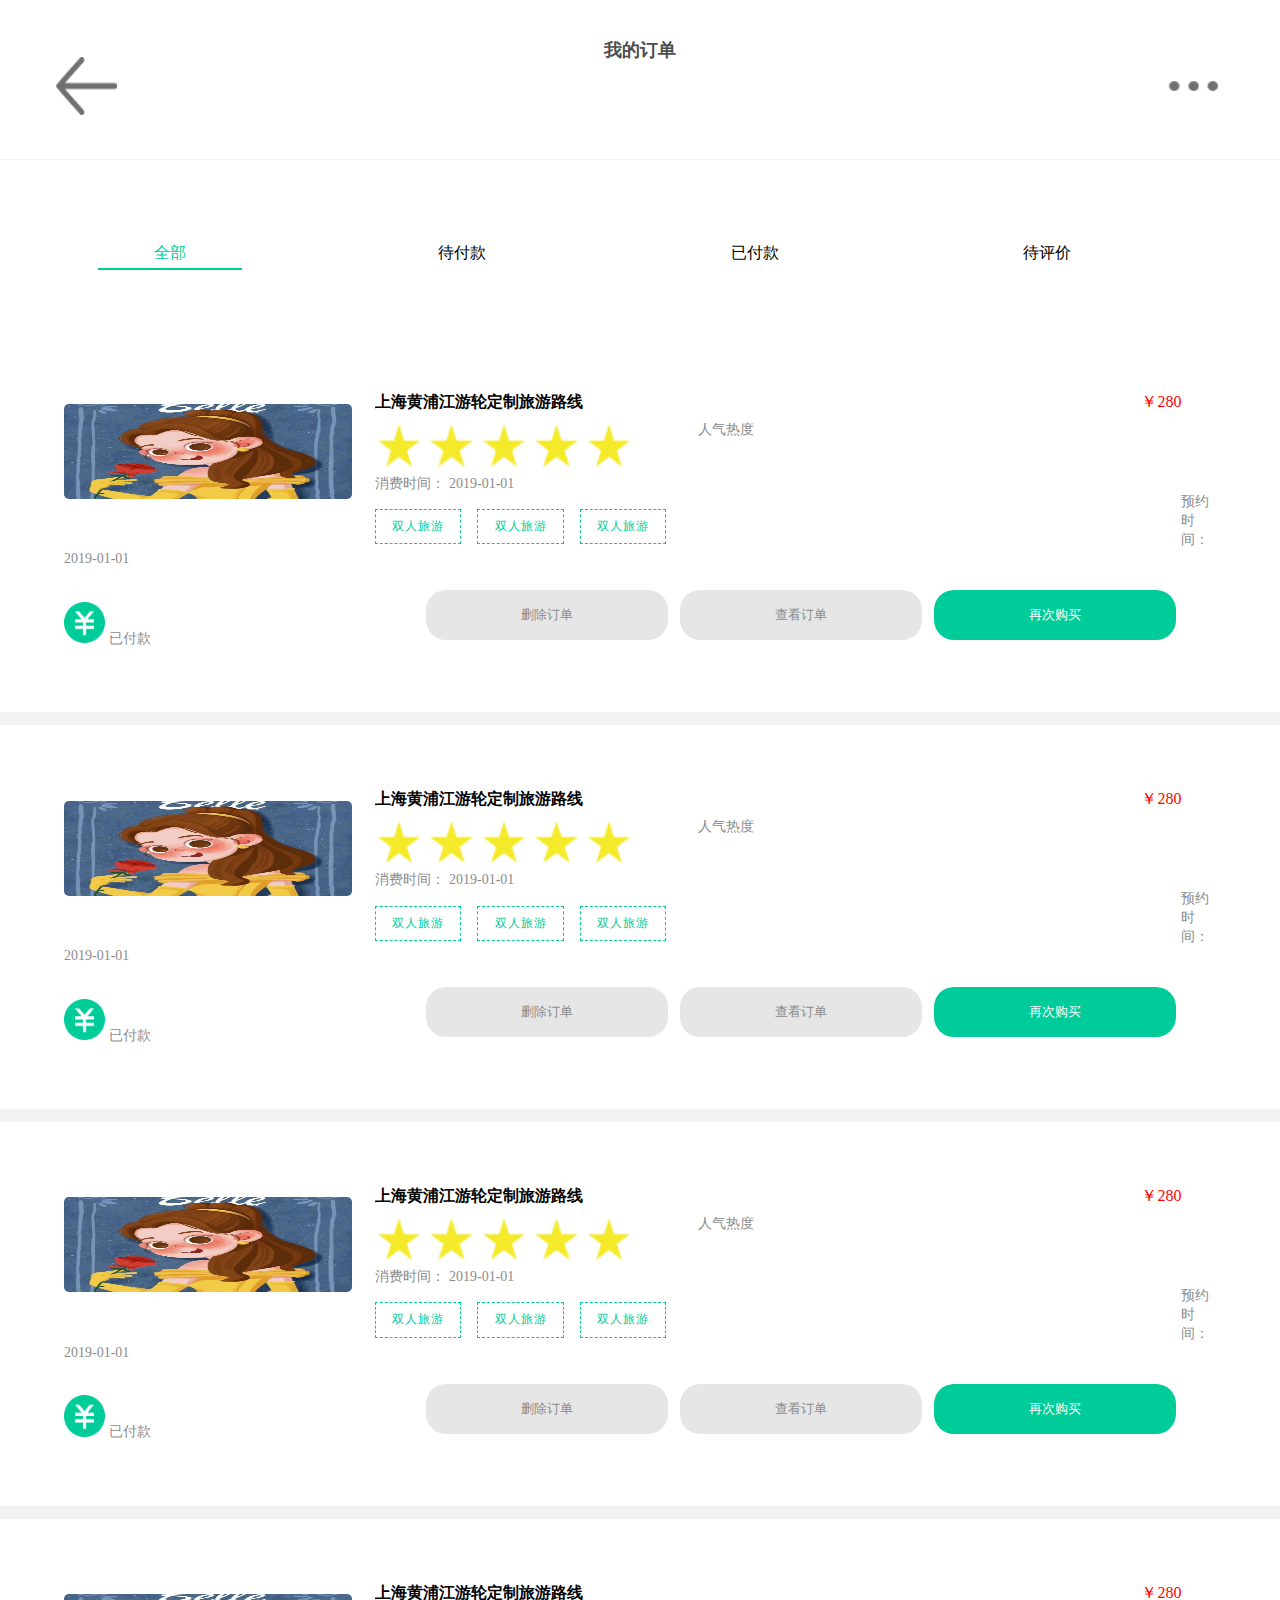
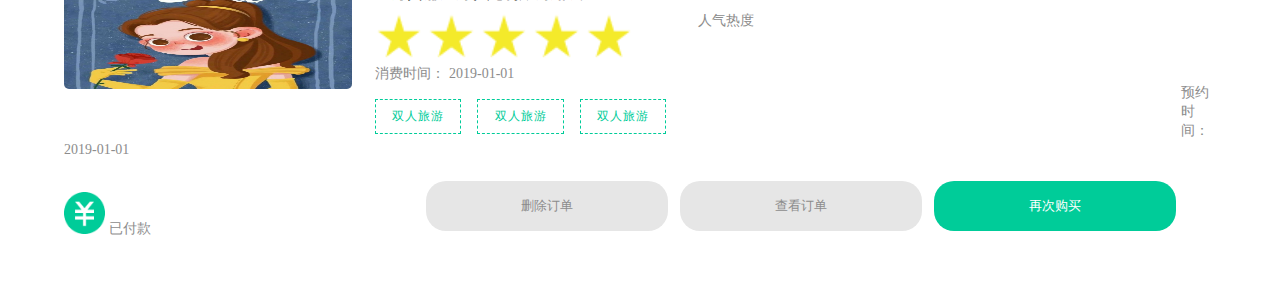
<file: my/order.html>
﻿<!DOCTYPE html>
<html lang="en">
<head>
    <meta charset="UTF-8">
    <meta name="viewport" content="width=device-width, minimum-scale=1.0, maximum-scale=1.0, initial-scale=1.0, user-scalable=no">
    <title>我的订单</title>
    <link rel="stylesheet" href="style/index.css">
</head>
<body>
    <div class="order-contain">
        <div class="order-header">
            <a href="javascript:back();">
                <img src="image/back.png" alt="">
            </a>
            <h5>我的订单</h5>
            <a href="#">
                <img src="image/more.png" alt="">
            </a>
        </div>
        <div class="order-nav">
            <a href="#" onclick="select(1,this)" class="active">全部</a>
            <a href="#" onclick="select(2,this)">待付款</a>
            <a href="#" onclick="select(3,this)">已付款</a>
            <a href="#" onclick="select(4,this)">待评价</a>
        </div>
        <div class="order-all">
            <div class="order-list">
                <div class="order-list-head">
                    <div class="order-img">
                        <img src="image/7.jpeg" alt="">
                    </div>
                    <div class="order-detail">
                        <div class="order-title">
                            <h5>上海黄浦江游轮定制旅游路线</h5>
                            <p>￥280</p>
                        </div>
                        <div class="order-hot">
                            <div class="star-icon">
                                <img src="image/star.png" alt="">
                                <img src="image/star.png" alt="">
                                <img src="image/star.png" alt="">
                                <img src="image/star.png" alt="">
                                <img src="image/star.png" alt="">
                            </div>
                            <p>人气热度</p>
                        </div>
                        <div class="order-date">
                            <span>消费时间：</span>
                            <span>2019-01-01</span>
                        </div>
                        <div class="order-label">
                            <p>双人旅游</p>
                            <p>双人旅游</p>
                            <p>双人旅游</p>
                        </div>
                    </div>
                </div>
                <div class="reservation-date">
                    <span>预约时间：</span>
                    <span>2019-01-01</span>
                </div>
                <div class="order-list-bottom">
                    <div class="right">
                        <img src="image/money.png" alt="">
                        <span>已付款</span>
                    </div>
                    <div class="operation-group">
                        <button>删除订单</button>
                        <button>查看订单</button>
                        <button class="special">再次购买</button>
                    </div>
                </div>
            </div>
            <div class="order-list">
                <div class="order-list-head">
                    <div class="order-img">
                        <img src="image/7.jpeg" alt="">
                    </div>
                    <div class="order-detail">
                        <div class="order-title">
                            <h5>上海黄浦江游轮定制旅游路线</h5>
                            <p>￥280</p>
                        </div>
                        <div class="order-hot">
                            <div class="star-icon">
                                <img src="image/star.png" alt="">
                                <img src="image/star.png" alt="">
                                <img src="image/star.png" alt="">
                                <img src="image/star.png" alt="">
                                <img src="image/star.png" alt="">
                            </div>
                            <p>人气热度</p>
                        </div>
                        <div class="order-date">
                            <span>消费时间：</span>
                            <span>2019-01-01</span>
                        </div>
                        <div class="order-label">
                            <p>双人旅游</p>
                            <p>双人旅游</p>
                            <p>双人旅游</p>
                        </div>
                    </div>
                </div>
                <div class="reservation-date">
                    <span>预约时间：</span>
                    <span>2019-01-01</span>
                </div>
                <div class="order-list-bottom">
                    <div class="right">
                        <img src="image/money.png" alt="">
                        <span>已付款</span>
                    </div>
                    <div class="operation-group">
                        <button>删除订单</button>
                        <button>查看订单</button>
                        <button class="special">再次购买</button>
                    </div>
                </div>
            </div>
            <div class="order-list">
                <div class="order-list-head">
                    <div class="order-img">
                        <img src="image/7.jpeg" alt="">
                    </div>
                    <div class="order-detail">
                        <div class="order-title">
                            <h5>上海黄浦江游轮定制旅游路线</h5>
                            <p>￥280</p>
                        </div>
                        <div class="order-hot">
                            <div class="star-icon">
                                <img src="image/star.png" alt="">
                                <img src="image/star.png" alt="">
                                <img src="image/star.png" alt="">
                                <img src="image/star.png" alt="">
                                <img src="image/star.png" alt="">
                            </div>
                            <p>人气热度</p>
                        </div>
                        <div class="order-date">
                            <span>消费时间：</span>
                            <span>2019-01-01</span>
                        </div>
                        <div class="order-label">
                            <p>双人旅游</p>
                            <p>双人旅游</p>
                            <p>双人旅游</p>
                        </div>
                    </div>
                </div>
                <div class="reservation-date">
                    <span>预约时间：</span>
                    <span>2019-01-01</span>
                </div>
                <div class="order-list-bottom">
                    <div class="right">
                        <img src="image/money.png" alt="">
                        <span>已付款</span>
                    </div>
                    <div class="operation-group">
                        <button>删除订单</button>
                        <button>查看订单</button>
                        <button class="special">再次购买</button>
                    </div>
                </div>
            </div>
            <div class="order-list">
                <div class="order-list-head">
                    <div class="order-img">
                        <img src="image/7.jpeg" alt="">
                    </div>
                    <div class="order-detail">
                        <div class="order-title">
                            <h5>上海黄浦江游轮定制旅游路线</h5>
                            <p>￥280</p>
                        </div>
                        <div class="order-hot">
                            <div class="star-icon">
                                <img src="image/star.png" alt="">
                                <img src="image/star.png" alt="">
                                <img src="image/star.png" alt="">
                                <img src="image/star.png" alt="">
                                <img src="image/star.png" alt="">
                            </div>
                            <p>人气热度</p>
                        </div>
                        <div class="order-date">
                            <span>消费时间：</span>
                            <span>2019-01-01</span>
                        </div>
                        <div class="order-label">
                            <p>双人旅游</p>
                            <p>双人旅游</p>
                            <p>双人旅游</p>
                        </div>
                    </div>
                </div>
                <div class="reservation-date">
                    <span>预约时间：</span>
                    <span>2019-01-01</span>
                </div>
                <div class="order-list-bottom">
                    <div class="right">
                        <img src="image/money.png" alt="">
                        <span>已付款</span>
                    </div>
                    <div class="operation-group">
                        <button>删除订单</button>
                        <button>查看订单</button>
                        <button class="special">再次购买</button>
                    </div>
                </div>
            </div>
        </div>
    </div>
    <script src="js/jquery.js"></script>
    <script src="js/index.js"></script>
</body>
</html>
</file>
<file: details/css/style.css>
/*
<!--

* 17素材vip建站专区模块代码
* 详尽信息请看官网：http://www.17sucai.com/pins/vip
*
* Copyright , 温州易站网络科技有限公司版权所有
*
* 请尊重原创，未经允许请勿转载。
* 在保留版权的前提下可应用于个人或商业用途

-->
*/

html,body {
    color: #333;
    margin: 0;
    height: 100%;
    font-family: "Myriad Set Pro","Helvetica Neue",Helvetica,Arial,Verdana,sans-serif;
    -webkit-font-smoothing: antialiased;
    -moz-osx-font-smoothing: grayscale;
    font-weight: normal;
}

* {
    -webkit-box-sizing: border-box;
    -moz-box-sizing: border-box;
    box-sizing: border-box;
}

a {
    text-decoration: none;
    color: #000;
}

a, label, button, input, select {
    -webkit-tap-highlight-color: rgba(0, 0, 0, 0);
}

img {
    width:100%;
    height:auto;
    display:block;
    border: 0;
}

body {
    background: #fff;
    color: #666;
}

html, body, div, dl, dt, dd, ol, ul, li, h1, h2, h3, h4, h5, h6, p, blockquote, pre, button, fieldset, form, input, legend, textarea, th, td {
    margin: 0;
    padding: 0;
}

a {
    text-decoration: none;
    color: #08acee;
}

button {
    outline: 0;
}

img {
    border: 0;
}

button,input,optgroup,select,textarea {
    margin: 0;
    font: inherit;
    color: inherit;
    outline: none;
}

li {
    list-style: none;
}

a {
    color: #666;
}

.clearfix::after {
    clear: both;
    content: ".";
    display: block;
    height: 0;
    visibility: hidden;
}

.clearfix {
}


.divHeight {
    width: 100%;
    height: 10px;
    background: #f5f5f5;
    position: relative;
    overflow: hidden;
}

.r-line {
    position: relative;
}

.r-line:after {
    content: '';
    position: absolute;
    z-index: 0;
    top: 0;
    right: 0;
    height: 100%;
    border-right: 1px solid #D9D9D9;
    -webkit-transform: scaleX(0.5);
    transform: scaleX(0.5);
    -webkit-transform-origin: 100% 0;
    transform-origin: 100% 0;
}

.b-line {
    position: relative;
}

.b-line:after {
    content: '';
    position: absolute;
    z-index: 2;
    bottom: 0;
    left: 0;
    width: 100%;
    height: 1px;
    border-bottom: 1px solid #e2e2e2;
    -webkit-transform: scaleY(0.5);
    transform: scaleY(0.5);
    -webkit-transform-origin: 0 100%;
    transform-origin: 0 100%;
}


.aui-arrow{
    position:relative;
    padding-right:0.8rem;
}

.aui-arrow span{
    font-size:0.8rem;
    color:#9b9b9b;
}

.aui-arrow:after {
    content: " ";
    display: inline-block;
    height: 6px;
    width: 6px;
    border-width: 2px 2px 0 0;
    border-color: #848484;
    border-style: solid;
    -webkit-transform: matrix(0.71, 0.71, -0.71, 0.71, 0, 0);
    transform: matrix(0.71, 0.71, -0.71, 0.71, 0, 0);
    position: relative;
    top: -2px;
    position: absolute;
    top: 50%;
    margin-top: -4px;
    right: 2px;
    border-radius: 1px;
}


.aui-flex {
    display: -webkit-box;
    display: -webkit-flex;
    display: flex;
    -webkit-box-align: center;
    -webkit-align-items: center;
    align-items: center;
    padding: 15px;
    position: relative;
}

.aui-flex-box {
    -webkit-box-flex: 1;
    -webkit-flex: 1;
    flex: 1;
    min-width: 0;
    font-size: 14px;
    color: #333;
    padding: 10px;
}


/* 必要布局样式css */

.aui-flexView {
    width: 100%;
    height: 100%;
    margin: 0 auto;
    display: -webkit-box;
    display: -webkit-flex;
    display: -ms-flexbox;
    display: flex;
    -webkit-box-orient: vertical;
    -webkit-box-direction: normal;
    -webkit-flex-direction: column;
    -ms-flex-direction: column;
    flex-direction: column;
}

.aui-scrollView {
    width: 100%;
    height: 100%;
    -webkit-box-flex: 1;
    -webkit-flex: 1;
    -ms-flex: 1;
    flex: 1;
    overflow-y: auto;
    overflow-x: hidden;
    -webkit-overflow-scrolling: touch;
    position: relative;
}

.aui-navBar {
    height: 44px;
    position: relative;
    display: -webkit-box;
    display: -webkit-flex;
    display: -ms-flexbox;
    display: flex;
    z-index: 102;
    background: #ffffff;
}


.aui-navBar-item {
    height: 44px;
    min-width: 25%;
    -webkit-box-flex: 0;
    -webkit-flex: 0 0 25%;
    -ms-flex: 0 0 25%;
    flex: 0 0 25%;
    padding: 0 0.9rem;
    display: -webkit-box;
    display: -webkit-flex;
    display: -ms-flexbox;
    display: flex;
    -webkit-box-align: center;
    -webkit-align-items: center;
    -ms-flex-align: center;
    align-items: center;
    font-size: 0.7rem;
    white-space: nowrap;
    overflow: hidden;
    color: #808080;
    position: relative;
}

.aui-navBar-item:first-child {
    -webkit-box-ordinal-group: 2;
    -webkit-order: 1;
    -ms-flex-order: 1;
    order: 1;
    margin-right: -25%;
    font-size: 0.9rem;
    font-weight: bold;
}

.aui-navBar-item:last-child {
    -webkit-box-ordinal-group: 4;
    -webkit-order: 3;
    -ms-flex-order: 3;
    order: 3;
    -webkit-box-pack: end;
    -webkit-justify-content: flex-end;
    -ms-flex-pack: end;
    justify-content: flex-end;
}

.aui-center {
    -webkit-box-ordinal-group: 3;
    -webkit-order: 2;
    -ms-flex-order: 2;
    order: 2;
    display: -webkit-box;
    display: -webkit-flex;
    display: -ms-flexbox;
    display: flex;
    -webkit-box-pack: center;
    -webkit-justify-content: center;
    -ms-flex-pack: center;
    justify-content: center;
    -webkit-box-align: center;
    -webkit-align-items: center;
    -ms-flex-align: center;
    align-items: center;
    height: 44px;
    width: 50%;
    margin-left: 25%;
}

.aui-center-title {
    text-align: center;
    width: 100%;
    white-space: nowrap;
    overflow: hidden;
    display: block;
    text-overflow: ellipsis;
    font-size: 0.95rem;
    color: #333;
}

.icon {
    width: 20px;
    height: 20px;
    display: block;
    border: none;
    float: left;
    background-size: 20px;
    background-repeat: no-repeat;
}

.icon-return{
    background-image:url('[data-uri]');

}


.icon-share{
    background-image:url('[data-uri]');
}

.m-slider {
    overflow-x: hidden;
    width: 100%;
    position: relative;
}

.slider-wrapper {
    display: -webkit-box;
    display: -webkit-flex;
    display: -ms-flexbox;
    display: flex;
    width: 100%;
    height: 100%;
    -webkit-transform: translate3d(0px, 0px, 0px);
    transform: translate3d(0px, 0px, 0px);
    position: relative;
    z-index: 1;
    -webkit-transition-property: -webkit-transform;
    transition-property: -webkit-transform;
    transition-property: transform;
    transition-property: transform, -webkit-transform;
}

.slider-item {
    width: 100%;
    height: 100%;
    -webkit-flex-shrink: 0;
    -ms-flex-negative: 0;
    flex-shrink: 0;
    background: #f6f6f6;
}

.slider-item img {
    width: 100%;
    height: auto;
    display: block;
    border: none;
}

.slider-pagination {
    text-align: right;
    position: absolute;
    width: 100%;
    z-index: 2;
    right: 0;
    bottom: 10px;
    pointer-events: none;
    display: -webkit-box;
    display: -webkit-flex;
    display: -ms-flexbox;
    display: flex;
    -webkit-box-align: end;
    -webkit-align-items: flex-end;
    -ms-flex-align: end;
    align-items: flex-end;
    -webkit-box-pack: center;
    -webkit-justify-content: center;
    -ms-flex-pack: center;
    justify-content: center;
}

.slider-pagination > .slider-pagination-item {
    margin: 0 .25rem;
    width: 8px;
    height: 8px;
    display: inline-block;
    border-radius: 100%;
    background-color: rgba(255,255,255,0.4);
}

.slider-pagination > .slider-pagination-item.slider-pagination-item-active {
    background-color: #fff;
    border-radius: 100%;
}

.tab-nav {
    height: 40px;
    line-height: 40px;
    display: block;
    position: relative;
    background: #fff;
    z-index: 1;
    width: 100%;
    margin: 0 auto;
    padding:0 4rem;
}

.tab-nav-item {
    height: 40px;
    line-height: 40px;
    position: relative;
    text-align: center;
    color: #585858;
    font-size: 0.9rem;
    display: block;
    float: left;
    width: 33.333%;
}

.tab-nav-item.tab-active {
    /* background-color: #51bd03; */
}

.tab-nav-item.tab-active a {
    color: #009aff;
    font-size: 0.9rem;
}

.tab-nav-item a {
    display: inherit;
    font-size: 0.9rem;
    color: #666;
}

.tab-panel {
    position: relative;
    overflow: hidden;
}

.tab-panel .tab-panel-item {
    width: 100%;
    position: absolute;
    top: 0;
    -webkit-transform: translateX(-100%);
    transform: translateX(-100%);
}

.tab-panel .tab-panel-item.tab-active~.tab-panel-item {
    -webkit-transform: translateX(100%);
    transform: translateX(100%);
}

.tab-panel .tab-panel-item.tab-active {
    position: relative;
    -webkit-transition: -webkit-transform .15s;
    transition: -webkit-transform .15s;
    transition: transform .15s;
    transition: transform .15s, -webkit-transform .15s;
    -webkit-transform: translateX(0);
    transform: translateX(0);
}

.tab-nav-item.tab-active:before {
    content: '';
    width: 30%;
    height: 3px;
    position: absolute;
    left: 50%;
    bottom: 0;
    margin-left: -15%;
    z-index: 4;
    border-radius:5px;
    background-color: #08acee;
}


.aui-palace {
    padding: 0.5rem 0;
    position: relative;
    overflow: hidden;
}

.aui-palace-grid {
    position: relative;
    float: left;
    padding: 1px;
    width: 20%;
    box-sizing: border-box;
    margin: 5px 0;
}

.aui-palace-grid-icon {
    width: 30px;
    height: 30px;
    margin: 0 auto;
}

.aui-palace-grid-icon img {
    display: block;
    width: 100%;
    height: 100%;
    border: none;
}

.aui-palace-grid-text {
    display: block;
    text-align: center;
    color: #333;
    font-size: 0.85rem;
    white-space: nowrap;
    text-overflow: ellipsis;
    overflow: hidden;
    padding-top: 0.2rem;
}

.aui-palace-grid-text h2 {
    font-size: 0.8rem;
    font-weight: normal;
    color: #666666;
}


.m-actionsheet {
    text-align: center;
    position: fixed;
    bottom: 0;
    left: 0;
    width: 100%;
    z-index: 1000;
    background-color: #EFEFF4;
    -webkit-transform: translate(0, 100%);
    transform: translate(0, 100%);
    -webkit-transition: -webkit-transform .3s;
    transition: -webkit-transform .3s;
    transition: transform .3s;
    transition: transform .3s, -webkit-transform .3s;
}

.mask-black {
    background-color: rgba(0, 0, 0, 0.4);
    position: fixed;
    z-index: 500;
    bottom: 0;
    right: 0;
    left: 0;
    top: 0;
    display: -webkit-box;
    display: -webkit-flex;
    display: -ms-flexbox;
    display: flex;
    -webkit-box-pack: center;
    -webkit-justify-content: center;
    -ms-flex-pack: center;
    justify-content: center;
    -webkit-box-align: center;
    -webkit-align-items: center;
    -ms-flex-align: center;
    align-items: center;
    z-index: 998;
}

.actionsheet-action {
    display: block;
    margin-top: .15rem;
    font-size: 0.28rem;
    color: #555;
    height: 1rem;
    line-height: 1rem;
    background-color: #FFF;
}

.m-actionsheet {
    text-align: center;
    position: fixed;
    bottom: 0;
    left: 0;
    width: 100%;
    z-index: 10005;
    background-color: #ffffff;
    -webkit-transform: translate(0, 100%);
    transform: translate(0, 100%);
    -webkit-transition: -webkit-transform .3s;
    transition: -webkit-transform .3s;
    transition: transform .3s;
    transition: transform .3s, -webkit-transform .3s;
}

.actionsheet-toggle {
    -webkit-transform: translate(0, 0);
    transform: translate(0, 0);
}

.actionsheet-item {
    display: block;
    position: relative;
    font-size: 0.85rem;
    color: #555;
    height: 2rem;
    line-height: 2rem;
    background-color: #FFF;
}

.actionsheet-item {
    display: block;
    position: relative;
    font-size: 0.85rem;
    color: #555;
    height: 2rem;
    line-height: 2rem;
    background-color: #FFF;
}

.aui-coll-cancel a {
    height: 45px;
    line-height: 45px;
    font-size: 12px;
    background: #f9f9f9;
    display: block;
    text-align: center;
    width: 100%;
}

.aui-coll-share-img {
    width: 38px;
    height: 38px;
    margin: 0 auto;
}

.aui-coll-share-img img {
    width: 100%;
    height: auto;
    display: block;
    border: none;
}

.aui-coll-share-box {
    position: relative;
    overflow: hidden;
    padding: 10px 0;
}

.aui-coll-cancel a {
    height: 45px;
    line-height: 45px;
    font-size: 12px;
    background: #f9f9f9;
    display: block;
    text-align: center;
    width: 100%;
}

.aui-coll-share-item {
    position: relative;
    float: left;
    padding: 8px 10px;
    width: 33.333%;
    box-sizing: border-box;
    font-size: 12px;
    height: 85px;
}

.aui-rule {
    position: absolute;
    right: 0;
    top: 1rem;
    background: #54ca9a;
    border-radius: 50px 0 0 50px;
    font-size: 0.8rem;
    padding: 0.2rem 0.6rem;
    color: #fff;
}

.aui-page-text{
    width:92%;
    margin:0 auto;
    padding:0.6rem 0;
    font-size:0.95rem;
    color:#999;
}

.aui-page-text p{
    margin:0.35rem 0;
}

.aui-page-img{
    width:92%;
    margin:0 auto 1rem;
}
.aui-page-img img{
    border-radius:8px;
}


.aui-flex-box h1{
    color:#010101;
    font-size:1.5rem;
}

.aui-flex-box h2{
    color:#9a9a9a;
    font-size:0.9rem;
    font-weight:normal;
    margin:0.3rem 0;
}

.aui-flex-box span{
    overflow:hidden;
    display:block;
}

.aui-flex-box span em{
    color:#f9444d;
    font-size:0.82rem;
    border:1px solid #f9444d;
    font-style:normal;
    border-radius:3px;
    padding:0.1rem 0.4rem;
    display:block;
    float:left;
    margin-right:0.3rem;
}

.aui-flex-box h3 {
    color: #f8444f;
    font-size: 1.6rem;
    margin: 0.5rem 0;
}

.aui-flex-box h3 i{
    font-size:1.2rem;
    font-weight:normal;
    font-style:normal;
}

.aui-flex-box h3 em{
    background-color:#f98f68;
    background: -webkit-linear-gradient(left, #fb509f , #fb9070); /* Safari 5.1 - 6.0 */
    background: -o-linear-gradient(right, #fb509f , #fb9070); /* Opera 11.1 - 12.0 */
    background: -moz-linear-gradient(right, #fb509f , #fb9070); /* Firefox 3.6 - 15 */
    background: linear-gradient(to right, #fb509f , #fb9070); /* 标准的语法 */
    color:#fff;
    border-radius:3px;
    padding:0.3rem 0.4rem;
    font-size:0.95rem;
    font-weight:normal;
    font-style:normal;
    margin-top:-2px;
}

.aui-flex-box h3 b{
    font-weight:normal;
    font-size:0.9rem;
    color:#999;
    text-decoration:line-through;
}

.icon-time{
    background-image:url('[data-uri]');
    margin-right:0.2rem;
    width:16px;
    height:16px;
    background-size:16px;
}




.aui-flex-box h4{
    color:#898989;
    font-weight:normal;
}

.aui-flex-box h4 em{
    font-style:normal;
    background:#ffe0e7;
    color:#f54655;
    border-radius:2px;
    font-size:0.75rem;
    padding:0.2rem 0.3rem;
}

.aui-flex-box h4 i{
    font-style:normal;
    color:#333;
}



























/* footer */
.aui-footer-button {
    background-color: hsla(0,0%,100%,0.8);
    position: relative;
    height: auto;
}

.aui-footer-button:after {
    content: '';
    position: absolute;
    z-index: 0;
    top: 0;
    left: 0;
    width: 100%;
    height: 1px;
    border-top: 1px solid #B2B2B2;
    -webkit-transform: scaleY(0.5);
    transform: scaleY(0.5);
    -webkit-transform-origin: 0 100%;
    transform-origin: 0 100%;
}

.aui-footer-flex {
    display: -webkit-box;
    display: box;
    display: -webkit-flex;
    display: flex;
    -webkit-box-align: center;
    -webkit-align-items: center;
    align-items: center;
}

.aui-footer-wrap {
    width: 16%;
    position: relative;
    text-align: center;
    display: block;
    -webkit-user-select: none;
    height: 44px;
}

.aui-footer-wrap:active {
    background: #f1f1f1;
}

.icon-shop {
    background-size: auto 20px;
    background-image: url('[data-uri]');
}

.icon-service {
    background-size: auto 20px;
    background-image: url('[data-uri]');
}

.icon-car {
    background-size: auto 20px;
    background-image: url('[data-uri]');
}

.aui-footer-wrap i {
    display: block;
    width: 20px;
    height: 20px;
    margin: 8px auto 0;
    position: relative;
    background-repeat: no-repeat;
}

.aui-footer-wrap span {
    font-size: 0.75rem;
    color: #353535;
    display: block;
}

.aui-footer-group {
    position: relative;
    height: 44px;
}

.aui-footer-flex1 {
    display: block;
    width: 100%;
    -webkit-box-flex: 1;
    -webkit-flex: 1;
    flex: 1;
}

.aui-btn {
    position: relative;
    z-index: 10;
    line-height: 44px;
    text-align: center;
    background: #0099ff;
    color: #fff;
    font-size: 14px;
    -webkit-user-select: none;
    width: 100%;
    font-weight: bold;
}

.aui-btn-gray {
    background: #ff9f00;
}

.aui-btn h2 {
    font-size: 0.95rem;
    position: relative;
}


.icon-news {
    background-image:url('[data-uri]');
    float: inherit;
}

.icon-car{
    background-image:url('[data-uri]');
    float: inherit;
}
</file>
<file: my/style/index.css>
body,
html,
div,
a,
span,
p,
h1,
h2,
h3,
h4,
h5,
ul,
li,
input,
button {
  margin: 0;
  padding: 0;
}
.f-left {
  float: left;
}
a,
li {
  list-style: none;
}
a {
  text-decoration: none;
  color: black;
}
footer {
  position: fixed;
  width: 100%;
  bottom: 0;
  border-top: #f2f2f2 solid 1px;
  background-color: #ffffff;
  z-index: 100;
}
footer ul {
  width: 100%;
}
footer ul li {
  float: left;
  width: 20%;
  text-align: center;
  padding: 2% 0;
}
footer ul li img {
  width: 30%;
  height: 30%;
}
footer ul li p {
  font-size: 0.7rem;
}
.active {
  color: #00cc99;
}
/*我的界面样式--start*/
.bg-w {
  background-color: #ffffff;
}
.head {
  display: flex;
  padding: 5%;
  background-color: #ffffff;
}
.head .avatar {
  height: 50px;
  width: 50px;
  margin-top: 3%;
}
.head .avatar img {
  width: 100%;
  height: 100%;
  border-radius: 50%;
}
.head .profile {
  margin-left: 10%;
}
.head .profile p {
  color: #262626;
  letter-spacing: 2px;
}
.head .profile button {
  width: 100px;
  height: 30px;
  border: 0;
  outline: 0;
  background-color: #262626;
  color: white;
  border-radius: 20px;
  letter-spacing: 1px;
  margin-top: 10%;
}
.order {
  padding: 5%;
  background-color: #ffffff;
}
.order .order-icon {
  display: flex;
  width: 180px;
  height: 25px;
  float: left;
}
.order .order-icon img {
  width: 20px;
  height: 20px;
}
.order .order-icon p {
  margin-left: 5%;
}
.order .order-more {
  float: right;
}
.order .order-more a {
  letter-spacing: 1px;
}
.order .order-more a span {
  font-weight: bold;
  color: #cccccc;
}
.mine-nav {
  padding: 10% 5% 5% 5%;
  background-color: #ffffff;
  height: 60px;
}
.mine-nav a {
  text-align: center;
  width: 25%;
  float: left;
}
.mine-nav a img {
  width: 30px;
  height: 30px;
}
.mine-nav a p {
  color: #262626;
  font-size: 14px;
  margin-top: 5%;
}
.signIn {
  padding: 5%;
  background-color: #ffffff;
  margin-top: 2%;
  height: 20px;
}
.signIn .signIn-icon {
  display: flex;
  width: 180px;
  height: 25px;
  float: left;
}
.signIn .signIn-icon img {
  width: 20px;
  height: 20px;
}
.signIn .signIn-icon p {
  margin-left: 5%;
  font-size: 13px;
  color: #666666;
}
.signIn .signIn-record {
  float: right;
}
.signIn .signIn-record a {
  letter-spacing: 1px;
}
.signIn .signIn-record a span {
  font-weight: bold;
  color: #cccccc;
}
.myPhoto {
  background-color: #ffffff;
  padding: 5%;
  margin-top: 2%;
}
.myPhoto .photo-icon {
  display: flex;
  width: 180px;
  height: 25px;
}
.myPhoto .photo-icon img {
  width: 20px;
  height: 20px;
}
.myPhoto .photo-icon p {
  margin-left: 5%;
  font-size: 16px;
  color: #000000;
}
.myPhoto p {
  font-size: 13px;
  color: #666666;
}
.myPhoto button {
  outline: none;
  border: 0;
  width: 200px;
  background-color: #00cc99;
  height: 40px;
  border-radius: 20px;
  color: #ffffff;
  margin-top: 5%;
  margin-left: 20%;
}
.icon {
  display: flex;
  width: 180px;
  height: 25px;
}
.moreFeatures {
  padding: 5%;
  margin-top: 2%;
  margin-bottom: 100px;
  background-color: #ffffff;
}
.moreFeatures .feature-icon {
  display: flex;
  width: 180px;
  height: 25px;
  float: left;
}
.moreFeatures .feature-icon img {
  width: 20px;
  height: 20px;
}
.moreFeatures .feature-icon p {
  margin-left: 5%;
}
.moreFeatures .feature-list {
  margin-top: 10%;
  display: flex;
  flex-wrap: wrap;
}
.moreFeatures .feature-list a {
  width: 25%;
  text-align: center;
  margin-top: 5%;
}
.moreFeatures .feature-list a img {
  width: 25px;
  height: 25px;
}
.moreFeatures .feature-list a p {
  margin-top: 2%;
  font-size: 14px;
}
/*
登录界面--start*/
.login-bg {
  background-image: url("../image/l-bg.jpeg");
  background-size: cover;
  color: #ffffff;
}
.login-contain {
  background-color: rgba(0, 0, 0, 0.4);
}
.login-header {
  padding: 5%;
}
.login-header p {
  font-size: 20px;
  color: #ffffff;
  text-align: center;
}
.login-logo {
  padding: 5%;
}
.login-logo img {
  width: 55px;
  height: 55px;
  border-radius: 50%;
}
.login-logo p {
  color: #ffffff;
  font-size: 14px;
  text-align: center;
  letter-spacing: 2px;
  margin-top: 2%;
}
.form-group {
  padding: 5%;
}
.form-group .form-item {
  border-bottom: 1px #ffffff solid;
  margin-top: 5%;
}
.form-group .form-item input {
  outline: none;
  border: 0;
  background-color: transparent;
  color: #ffffff;
  height: 40px;
  font-size: 18px;
  width: 55%;
  margin-left: 12%;
}
.form-group .form-item input::-webkit-input-placeholder {
  /* WebKit browsers */
  color: #ffffff;
  font-size: 16px;
}
.form-group .form-item input:-moz-placeholder {
  /* Mozilla Firefox 4 to 18 */
  color: #ffffff;
  font-size: 16px;
}
.form-group .form-item input::-moz-placeholder {
  /* Mozilla Firefox 19+ */
  color: #ffffff;
  font-size: 16px;
}
.form-group .form-item input:-ms-input-placeholder {
  /* Internet Explorer 10+ */
  color: #ffffff;
  font-size: 16px;
}
.form-group .form-item label img {
  width: 25px;
  position: absolute;
  margin-top: 2%;
}
.form-group .form-item button {
  outline: none;
  background: transparent;
  border: 1px #00cc99 dashed;
  color: #ffffff;
  height: 30px;
  border-radius: 5px;
  float: right;
  padding: 1%;
}
.button-group {
  padding: 5%;
}
.button-group button {
  outline: none;
  border: 0;
  width: 90%;
  height: 35px;
  margin-top: 4%;
  border-radius: 20px;
  margin-left: 4%;
  color: #ffffff;
  font-size: 18px;
}
.button-group .login-btn {
  background-color: #00cc99;
}
.button-group .login-register {
  background: transparent;
  border: 1px #ffffff solid;
}
.casual {
  text-align: center;
}
.casual a {
  color: #ffffff;
  font-size: 18px;
}
.order-login {
  padding: 5%;
}
.order-login p {
  display: block;
  /*设置为块级元素会独占一行形成上下居中的效果*/
  position: relative;
  /*定位横线（当横线的父元素）*/
  text-align: center;
  font-size: 14px;
  color: #cccccc;
}
.order-login ul {
  margin-left: 25%;
  margin-top: 5%;
  height: 40px;
}
.order-login ul li {
  width: 25%;
  float: left;
}
.order-login ul li a img {
  width: 35px;
  height: 35px;
}
.order-login p:before,
.order-login p:after {
  content: '';
  position: absolute;
  /*定位背景横线的位置*/
  top: 50%;
  background: #cccccc;
  /*背景横线颜色*/
  width: 20%;
  /*单侧横线的长度*/
  height: 1px;
}
.order-login p:before {
  left: 10%;
  /*调整背景横线的左右距离*/
}
.order-login p:after {
  right: 10%;
}
.copyright {
  text-align: center;
  padding: 2%;
}
/*
订单页面--start*/
.order-contain .order-header {
  padding: 3% 2%;
  position: fixed;
  top: 0;
  z-index: 100;
  background-color: #ffffff;
  display: flex;
  width: 96%;
  border-bottom: #f2f2f2 1px solid;
}
.order-contain .order-header a {
  width: 10%;
  text-align: center;
}
.order-contain .order-header a img {
  width: 50%;
  height: 70%;
  margin-top: 15%;
}
.order-contain .order-header a:last-child {
  float: right;
}
.order-contain .order-header h5 {
  width: 80%;
  text-align: center;
  font-size: 18px;
  color: #4d4d4d;
}
.order-contain .order-nav {
  margin-top: 14%;
  padding: 5% 0;
  margin-left: 2%;
}
.order-contain .order-nav a {
  width: 23%;
  text-align: center;
  display: inline-block;
  position: relative;
}
@keyframes myfirst {
  0% {
    transform: scale(0);
    /*开始为原始大小*/
  }
  25% {
    transform: scale(0.3);
    /*放大1.1倍*/
  }
  50% {
    transform: scale(0.6);
  }
  75% {
    transform: scale(1);
  }
}
@-moz-keyframes myfirst {
  /* Firefox */
  from {
    background: red;
  }
  to {
    background: yellow;
  }
}
@-webkit-keyframes myfirst {
  /* Safari 和 Chrome */
  from {
    background: red;
  }
  to {
    background: yellow;
  }
}
@-o-keyframes myfirst {
  /* Opera */
  from {
    background: red;
  }
  to {
    background: yellow;
  }
}
.order-contain .order-nav .animation {
  animation: myfirst 0.4s;
  -moz-animation: myfirst 0.4s;
  /* Firefox */
  -webkit-animation: myfirst 0.4s;
  /* Safari 和 Chrome */
  -o-animation: myfirst 0.4s;
}
.order-contain .order-nav .active {
  color: #00cc99;
}
.order-contain .order-nav .active:after {
  content: '';
  position: absolute;
  left: 25%;
  bottom: -30%;
  right: 0;
  width: 50%;
  height: 2px;
  background-color: #00cc99;
  animation: myfirst 0.4s;
  -moz-animation: myfirst 0.4s;
  /* Firefox */
  -webkit-animation: myfirst 0.4s;
  /* Safari 和 Chrome */
  -o-animation: myfirst 0.4s;
}
.order-contain .order-all {
  background-color: #f2f2f2;
}
.order-contain .order-all .order-list:first-child {
  margin-top: 0;
}
.order-contain .order-all .order-list {
  margin-top: 1%;
  padding: 5%;
  background-color: #ffffff;
}
.order-contain .order-all .order-list .order-list-head {
  min-height: 100px;
}
.order-contain .order-all .order-list .order-list-head .order-img {
  width: 25%;
  float: left;
  height: 95px;
  margin-top: 1%;
}
.order-contain .order-all .order-list .order-list-head .order-img img {
  width: 100%;
  border-radius: 5px;
  height: 100%;
}
.order-contain .order-all .order-list .order-list-head .order-detail {
  width: 70%;
  float: left;
  margin-left: 2%;
}
.order-contain .order-all .order-list .order-list-head .order-detail .order-title {
  display: flex;
}
.order-contain .order-all .order-list .order-list-head .order-detail .order-title h5 {
  font-size: 16px;
  width: 80%;
  overflow: hidden;
  text-overflow: ellipsis;
  white-space: nowrap;
}
.order-contain .order-all .order-list .order-list-head .order-detail .order-title p {
  color: red;
  text-align: right;
  width: 20%;
}
.order-contain .order-all .order-list .order-list-head .order-hot {
  display: flex;
  margin-top: 1%;
}
.order-contain .order-all .order-list .order-list-head .order-hot .star-icon {
  width: 40%;
}
.order-contain .order-all .order-list .order-list-head .order-hot .star-icon img {
  width: 15%;
}
.order-contain .order-all .order-list .order-list-head .order-hot p {
  font-size: 14px;
  color: #8c8c8c;
}
.order-contain .order-all .order-list .order-list-head .order-date span {
  color: #8c8c8c;
  font-size: 14px;
}
.order-contain .order-all .order-list .order-list-head .order-label {
  display: flex;
  margin-top: 2%;
}
.order-contain .order-all .order-list .order-list-head .order-label p {
  color: #00cc99;
  border: 1px #00cc99 dashed;
  letter-spacing: 1px;
  font-size: 12px;
  padding: 1% 2%;
  margin-left: 2%;
}
.order-contain .order-all .order-list .order-list-head .order-label p:first-child {
  margin: 0;
}
.order-contain .order-all .reservation-date span {
  color: #8c8c8c;
  font-size: 14px;
}
.order-contain .order-all .order-list-bottom {
  display: flex;
  margin-top: 2%;
}
.order-contain .order-all .order-list-bottom .right {
  width: 30%;
  margin-top: 1%;
}
.order-contain .order-all .order-list-bottom .right img {
  width: 12%;
}
.order-contain .order-all .order-list-bottom .right span {
  font-size: 14px;
  color: #8c8c8c;
}
.order-contain .order-all .order-list-bottom .operation-group {
  width: 70%;
}
.order-contain .order-all .order-list-bottom .operation-group button {
  outline: none;
  border: 0;
  border-radius: 20px;
  background-color: #e6e6e6;
  color: #8c8c8c;
  font-size: 0.5vm;
  margin-left: 1%;
  width: 30%;
  padding: 2% 0;
}
.order-contain .order-all .order-list-bottom .operation-group button:first-child {
  margin-left: 2%;
}
.order-contain .order-all .order-list-bottom .operation-group .special {
  background-color: #00cc99;
  color: #ffffff;
}
</file>
